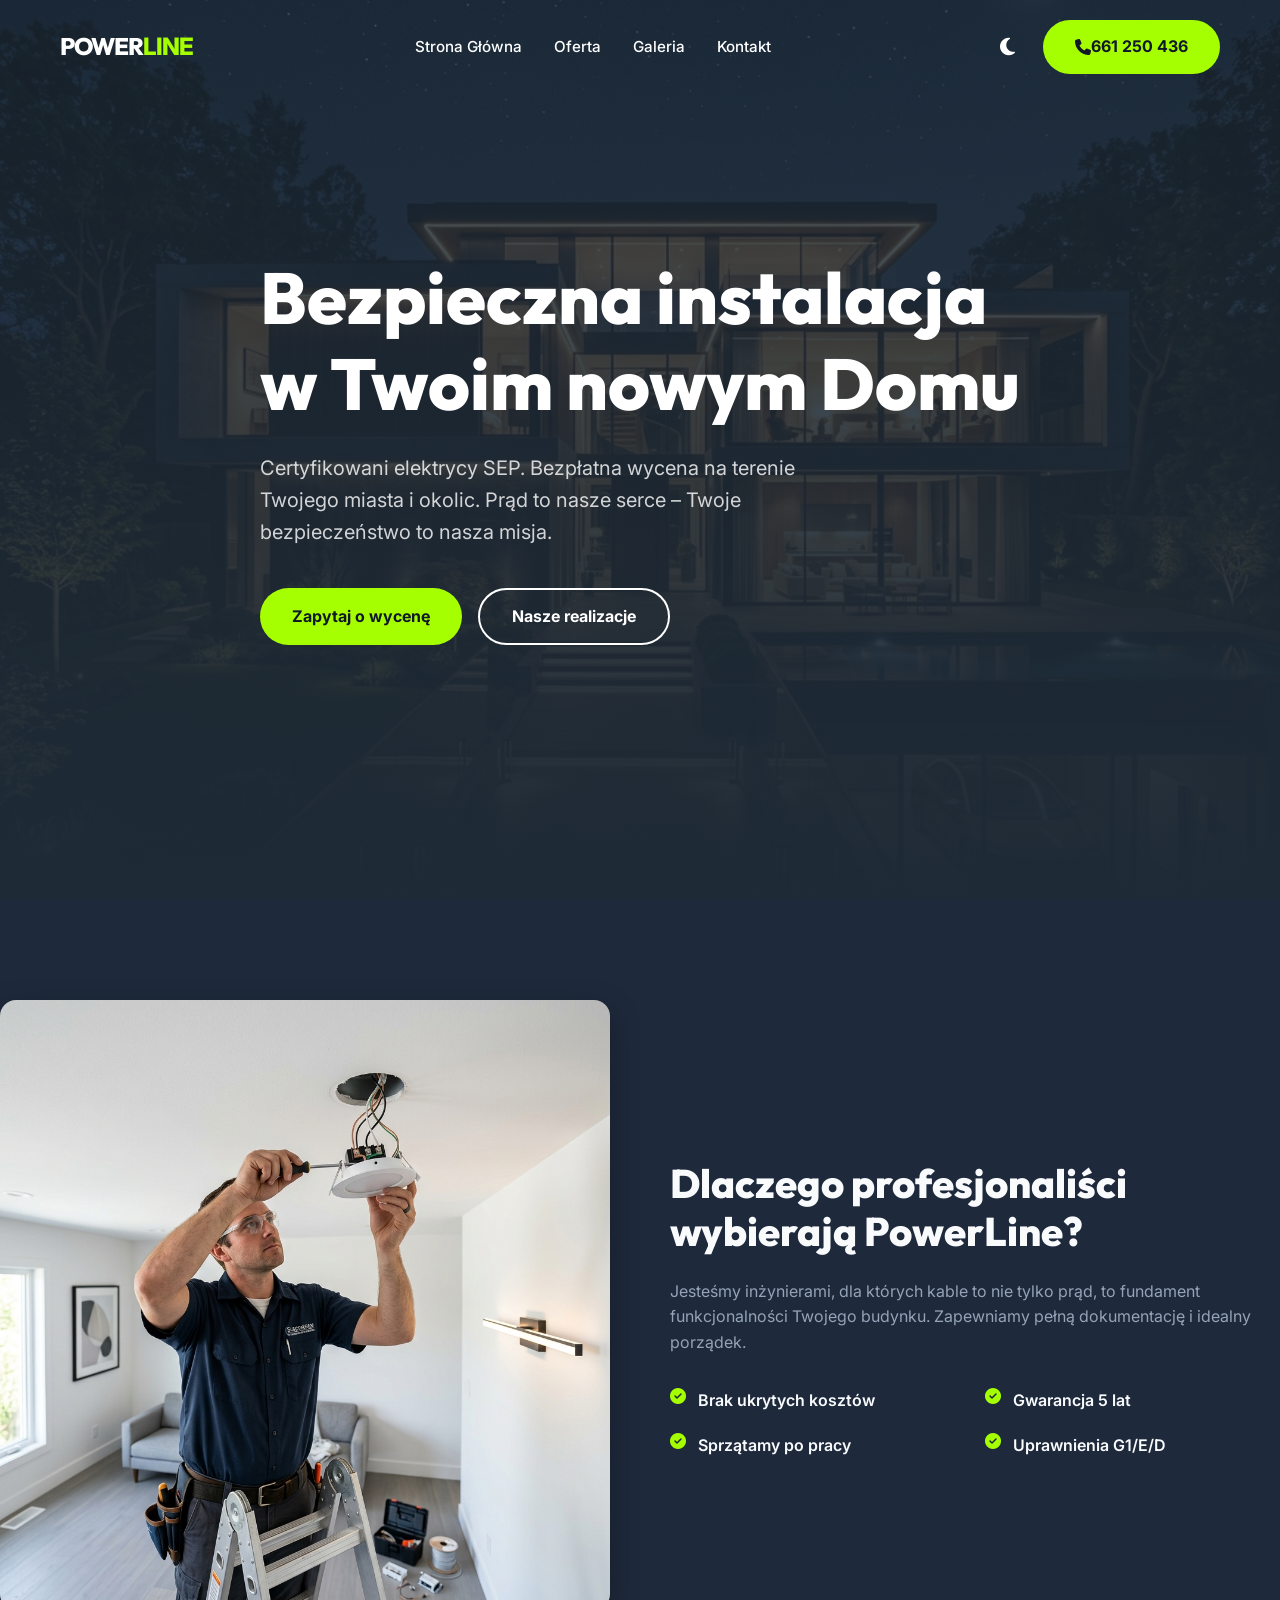
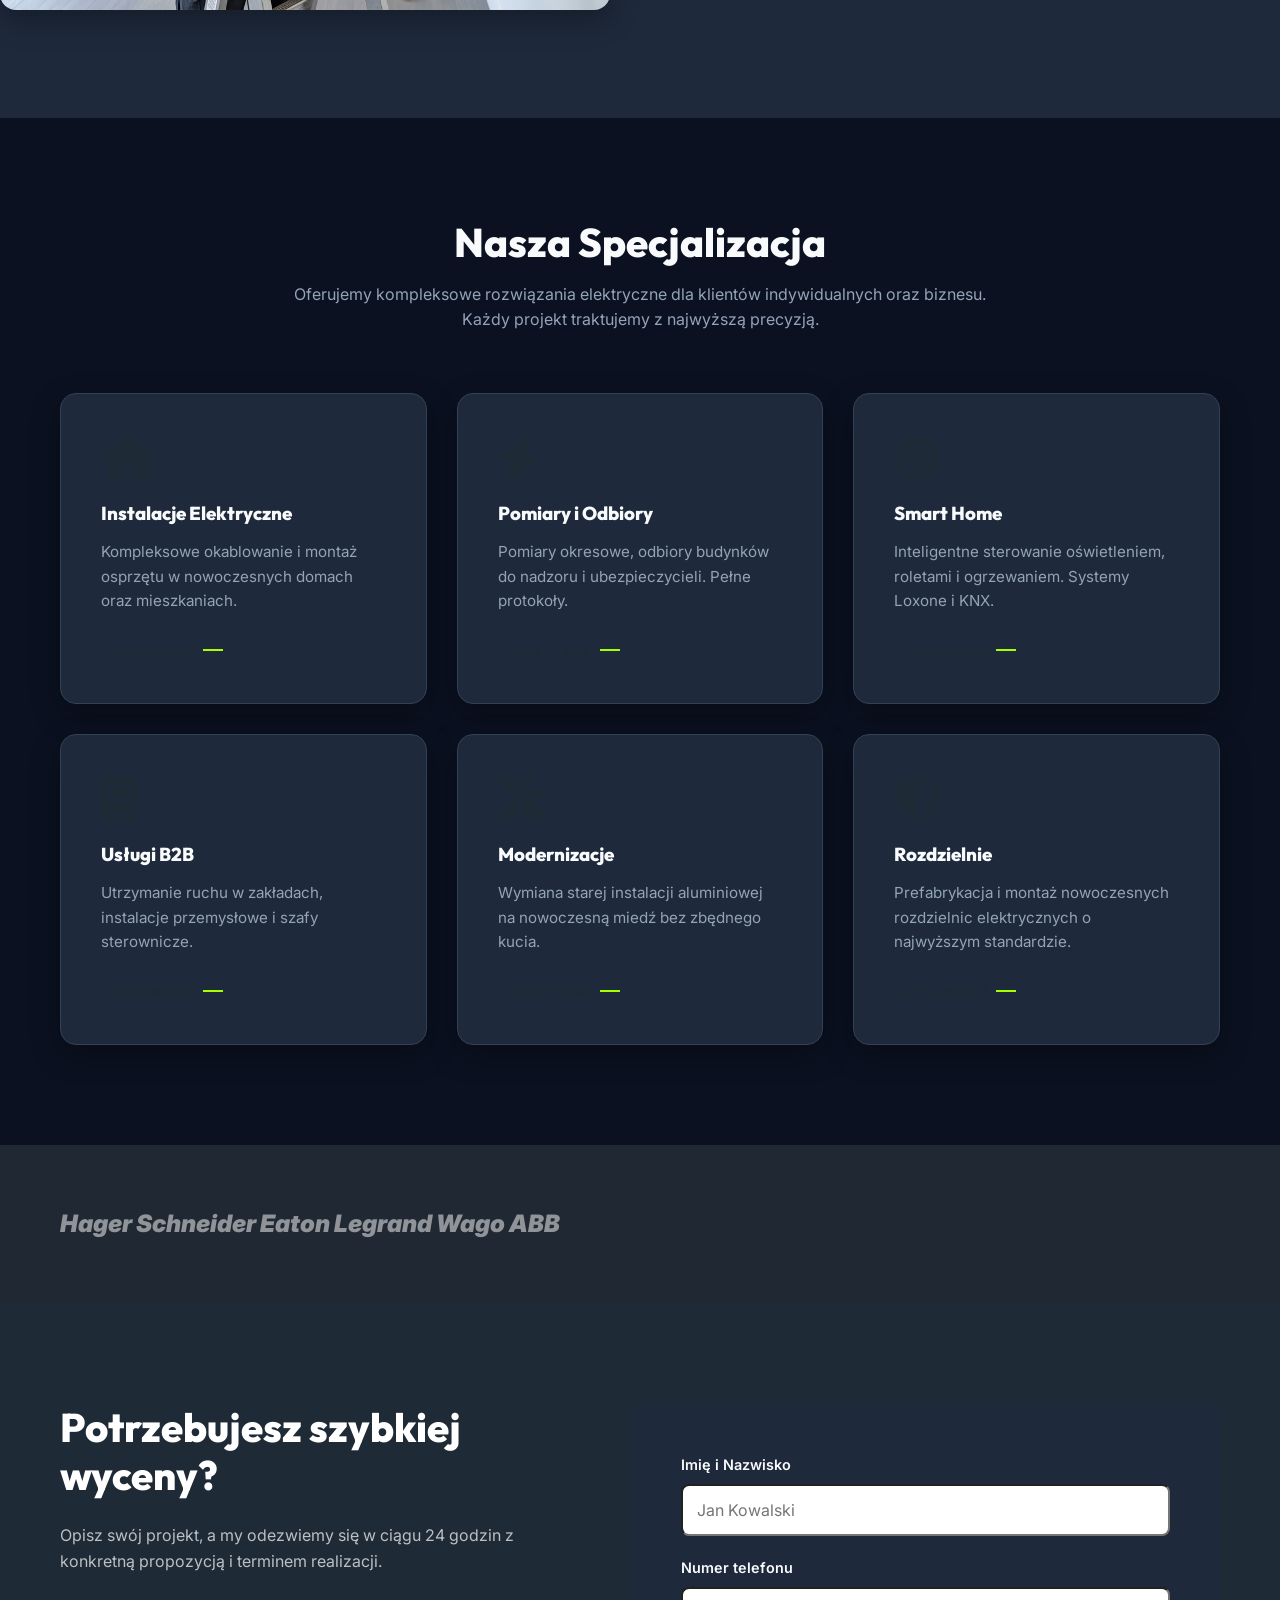
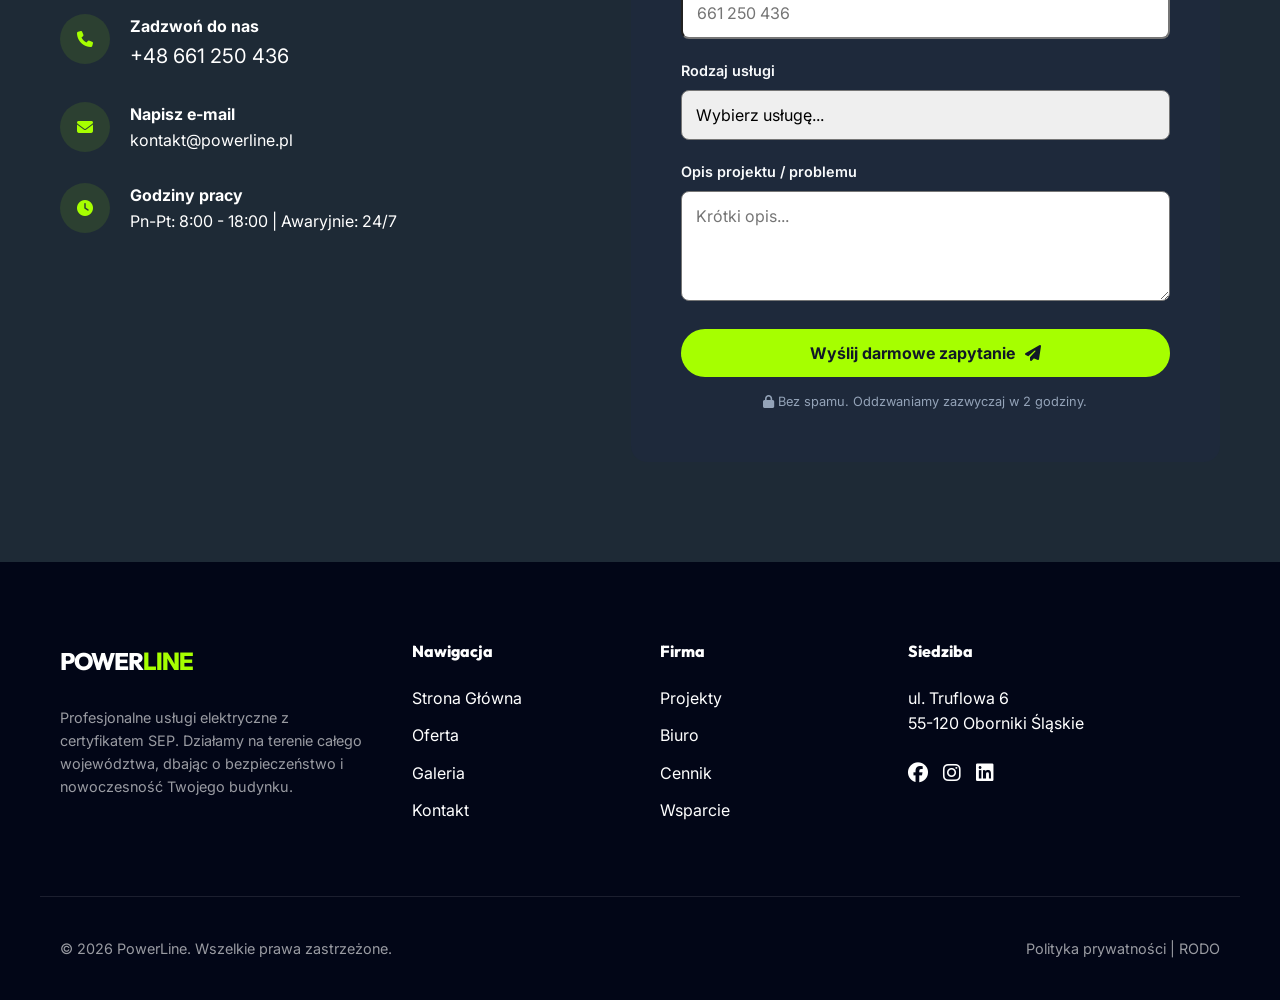
<file: index.html>
<!DOCTYPE html>
<html lang="pl">
<head>
    <meta charset="UTF-8">
    <meta name="viewport" content="width=device-width, initial-scale=1.0">
    <title>PowerLine | Profesjonalne Instalacje Elektryczne i Pomiary</title>
    <meta name="description" content="Certyfikowani elektrycy SEP. Szybka wycena w 24h. Instalacje domowe, przemysłowe, pomiary i Smart Home. Gwarancja bezpieczeństwa.">
    <link rel="stylesheet" href="style.css">
    <!-- Font Awesome for icons -->
    <link rel="stylesheet" href="https://cdnjs.cloudflare.com/ajax/libs/font-awesome/6.4.0/css/all.min.css">
</head>
<body>

    <!-- Header -->
    <header id="main-header">
        <div class="container header-inner">
            <a href="index.html" class="logo">POWER<span>LINE</span></a>
            <nav class="nav-links">
                <a href="index.html" class="nav-link">Strona Główna</a>
                <a href="oferta.html" class="nav-link">Oferta</a>
                <a href="galeria.html" class="nav-link">Galeria</a>
                <a href="kontakt.html" class="nav-link">Kontakt</a>
            </nav>
            <div class="header-cta">
                <button id="theme-toggle" class="theme-toggle" aria-label="Przełącz motyw">
                    <i class="fa fa-sun"></i>
                </button>
                <button class="mobile-menu-btn" aria-label="Otwórz menu">
                    <i class="fa fa-bars"></i>
                </button>
                <a href="tel:661250436" class="btn btn-primary"><i class="fa fa-phone"></i> 661 250 436</a>
            </div>
        </div>
    </header>

    <!-- Hero Section -->
    <section class="hero">
        <div class="hero-bg" style="background-image: url('hero_house_night_1775297831156.png');"></div>
        <div class="hero-overlay"></div>
        <div class="container hero-content">
            <h1 class="fade-up">Bezpieczna instalacja w Twoim nowym Domu</h1>
            <p class="fade-up">Certyfikowani elektrycy SEP. Bezpłatna wycena na terenie Twojego miasta i okolic. Prąd to nasze serce – Twoje bezpieczeństwo to nasza misja.</p>
            <div class="hero-btns fade-up">
                <a href="#wycena" class="btn btn-primary">Zapytaj o wycenę</a>
                <a href="realizacje.html" class="btn btn-outline">Nasze realizacje</a>
            </div>
        </div>
    </section>

    <!-- Why Us Section -->
    <section class="section-padding" style="background-color: var(--bg-card);">
            <div class="why-us-grid">
                <div class="fade-up">
                    <img src="modernization_scene_new_1775298073345.png" alt="Ekipa PowerLine przy pracy" style="width: 100%; border-radius: var(--radius-md); box-shadow: var(--shadow-md);">
                </div>
                <div class="fade-up">
                    <h2 style="font-size: 2.5rem; margin-bottom: 24px;">Dlaczego profesjonaliści wybierają PowerLine?</h2>
                    <p style="color: var(--text-light); margin-bottom: 32px;">Jesteśmy inżynierami, dla których kable to nie tylko prąd, to fundament funkcjonalności Twojego budynku. Zapewniamy pełną dokumentację i idealny porządek.</p>
                    <ul class="check-list">
                        <li><i class="fa fa-check-circle"></i> Brak ukrytych kosztów</li>
                        <li><i class="fa fa-check-circle"></i> Gwarancja 5 lat</li>
                        <li><i class="fa fa-check-circle"></i> Sprzątamy po pracy</li>
                        <li><i class="fa fa-check-circle"></i> Uprawnienia G1/E/D</li>
                    </ul>
                </div>
            </div>
    </section>

    <!-- Specialization Section -->
    <section id="uslugi" class="section-padding">
        <div class="container">
            <div class="section-title fade-up">
                <h2>Nasza Specjalizacja</h2>
                <p>Oferujemy kompleksowe rozwiązania elektryczne dla klientów indywidualnych oraz biznesu. Każdy projekt traktujemy z najwyższą precyzją.</p>
            </div>
            <div class="specialization-grid">
                <!-- Card 1 -->
                <div class="service-card fade-up">
                    <i class="fa fa-home fa-3x" style="color: var(--primary); margin-bottom: 20px;"></i>
                    <h3>Instalacje Elektryczne</h3>
                    <p>Kompleksowe okablowanie i montaż osprzętu w nowoczesnych domach oraz mieszkaniach.</p>
                    <a href="#" class="read-more">Czytaj więcej <span></span></a>
                </div>
                <!-- Card 2 -->
                <div class="service-card fade-up">
                    <i class="fa fa-bolt fa-3x" style="color: var(--primary); margin-bottom: 20px;"></i>
                    <h3>Pomiary i Odbiory</h3>
                    <p>Pomiary okresowe, odbiory budynków do nadzoru i ubezpieczycieli. Pełne protokoły.</p>
                    <a href="#" class="read-more">Czytaj więcej <span></span></a>
                </div>
                <!-- Card 3 -->
                <div class="service-card fade-up">
                    <i class="fa fa-microchip fa-3x" style="color: var(--primary); margin-bottom: 20px;"></i>
                    <h3>Smart Home</h3>
                    <p>Inteligentne sterowanie oświetleniem, roletami i ogrzewaniem. Systemy Loxone i KNX.</p>
                    <a href="#" class="read-more">Czytaj więcej <span></span></a>
                </div>
                <!-- Card 4 -->
                <div class="service-card fade-up">
                    <i class="fa fa-building fa-3x" style="color: var(--primary); margin-bottom: 20px;"></i>
                    <h3>Usługi B2B</h3>
                    <p>Utrzymanie ruchu w zakładach, instalacje przemysłowe i szafy sterownicze.</p>
                    <a href="#" class="read-more">Czytaj więcej <span></span></a>
                </div>
                <!-- Card 5 -->
                <div class="service-card fade-up">
                    <i class="fa fa-tools fa-3x" style="color: var(--primary); margin-bottom: 20px;"></i>
                    <h3>Modernizacje</h3>
                    <p>Wymiana starej instalacji aluminiowej na nowoczesną miedź bez zbędnego kucia.</p>
                    <a href="#" class="read-more">Czytaj więcej <span></span></a>
                </div>
                <!-- Card 6 -->
                <div class="service-card fade-up">
                    <i class="fa fa-shield-alt fa-3x" style="color: var(--primary); margin-bottom: 20px;"></i>
                    <h3>Rozdzielnie</h3>
                    <p>Prefabrykacja i montaż nowoczesnych rozdzielnic elektrycznych o najwyższym standardzie.</p>
                    <a href="#" class="read-more">Czytaj więcej <span></span></a>
                </div>
            </div>
        </div>
    </section>

    <!-- Trust Bar -->
    <section class="trust-bar section-padding">
        <div class="container fade-up">
            <div class="trust-logos">
                <span>Hager</span>
                <span>Schneider</span>
                <span>Eaton</span>
                <span>Legrand</span>
                <span>Wago</span>
                <span>ABB</span>
            </div>
        </div>
    </section>

    <!-- Quote Form Section -->
    <section id="wycena" class="contact-section section-padding">
        <div class="container contact-layout">
            <div class="contact-info fade-up">
                <h2>Potrzebujesz szybkiej wyceny?</h2>
                <p>Opisz swój projekt, a my odezwiemy się w ciągu 24 godzin z konkretną propozycją i terminem realizacji.</p>
                
                <div class="contact-item">
                    <div class="contact-item-icon"><i class="fa fa-phone"></i></div>
                    <div>
                        <div style="font-weight: 700;">Zadzwoń do nas</div>
                        <div style="font-size: 1.25rem;">+48 661 250 436</div>
                    </div>
                </div>
                
                <div class="contact-item">
                    <div class="contact-item-icon"><i class="fa fa-envelope"></i></div>
                    <div>
                        <div style="font-weight: 700;">Napisz e-mail</div>
                        <div>kontakt@powerline.pl</div>
                    </div>
                </div>

                <div class="contact-item">
                    <div class="contact-item-icon"><i class="fa fa-clock"></i></div>
                    <div>
                        <div style="font-weight: 700;">Godziny pracy</div>
                        <div>Pn-Pt: 8:00 - 18:00 | Awaryjnie: 24/7</div>
                    </div>
                </div>
            </div>
            
            <div class="contact-form fade-up">
                <form id="quote-form">
                    <div class="form-group">
                        <label>Imię i Nazwisko</label>
                        <input type="text" placeholder="Jan Kowalski" required>
                    </div>
                    <div class="form-group">
                        <label>Numer telefonu</label>
                        <input type="tel" placeholder="661 250 436" required>
                    </div>
                    <div class="form-group">
                        <label>Rodzaj usługi</label>
                        <select>
                            <option>Wybierz usługę...</option>
                            <option>Nowa instalacja</option>
                            <option>Pomiary i odbiory</option>
                            <option>Smart Home</option>
                            <option>Modernizacja</option>
                            <option>Awaria</option>
                        </select>
                    </div>
                    <div class="form-group">
                        <label>Opis projektu / problemu</label>
                        <textarea rows="4" placeholder="Krótki opis..."></textarea>
                    </div>
                    <button type="submit" class="btn btn-primary" style="width: 100%;">Wyślij darmowe zapytanie <i class="fa fa-paper-plane" style="margin-left: 10px;"></i></button>
                    <div style="margin-top: 15px; font-size: 0.8rem; color: var(--text-light); text-align: center;">
                        <i class="fa fa-lock"></i> Bez spamu. Oddzwaniamy zazwyczaj w 2 godziny.
                    </div>
                </form>
            </div>
        </div>
    </section>

    <!-- Footer -->
    <footer>
        <div class="container footer-grid">
            <div class="footer-col">
                <a href="index.html" class="logo" style="margin-bottom: 24px; display: block;">POWER<span>LINE</span></a>
                <p style="color: rgba(255, 255, 255, 0.6); font-size: 0.9rem;">Profesjonalne usługi elektryczne z certyfikatem SEP. Działamy na terenie całego województwa, dbając o bezpieczeństwo i nowoczesność Twojego budynku.</p>
            </div>
            <div class="footer-col">
                <h4>Nawigacja</h4>
                <ul>
                    <li><a href="index.html">Strona Główna</a></li>
                    <li><a href="oferta.html">Oferta</a></li>
                    <li><a href="galeria.html">Galeria</a></li>
                    <li><a href="kontakt.html">Kontakt</a></li>
                </ul>
            </div>
            <div class="footer-col">
                <h4>Firma</h4>
                <ul>
                    <li><a href="galeria.html">Projekty</a></li>
                    <li><a href="kontakt.html">Biuro</a></li>
                    <li><a href="oferta.html">Cennik</a></li>
                    <li><a href="kontakt.html">Wsparcie</a></li>
                </ul>
            </div>
            <div class="footer-col">
                <h4>Siedziba</h4>
                <p>ul. Truflowa 6<br>55-120 Oborniki Śląskie</p>
                <div style="margin-top: 20px; display: flex; gap: 15px; font-size: 1.25rem;">
                    <a href="#"><i class="fab fa-facebook"></i></a>
                    <a href="#"><i class="fab fa-instagram"></i></a>
                    <a href="#"><i class="fab fa-linkedin"></i></a>
                </div>
            </div>
        </div>
        <div class="container footer-bottom">
            <div>&copy; 2026 PowerLine. Wszelkie prawa zastrzeżone.</div>
            <div>Polityka prywatności | RODO</div>
        </div>
    </footer>

    <!-- Floating Call Button Mobile -->
    <a href="tel:661250436" class="floating-call">
        <i class="fa fa-phone" style="font-size: 1.5rem; color: var(--primary);"></i>
    </a>

    <script src="main.js"></script>
</body>
</html>
</file>
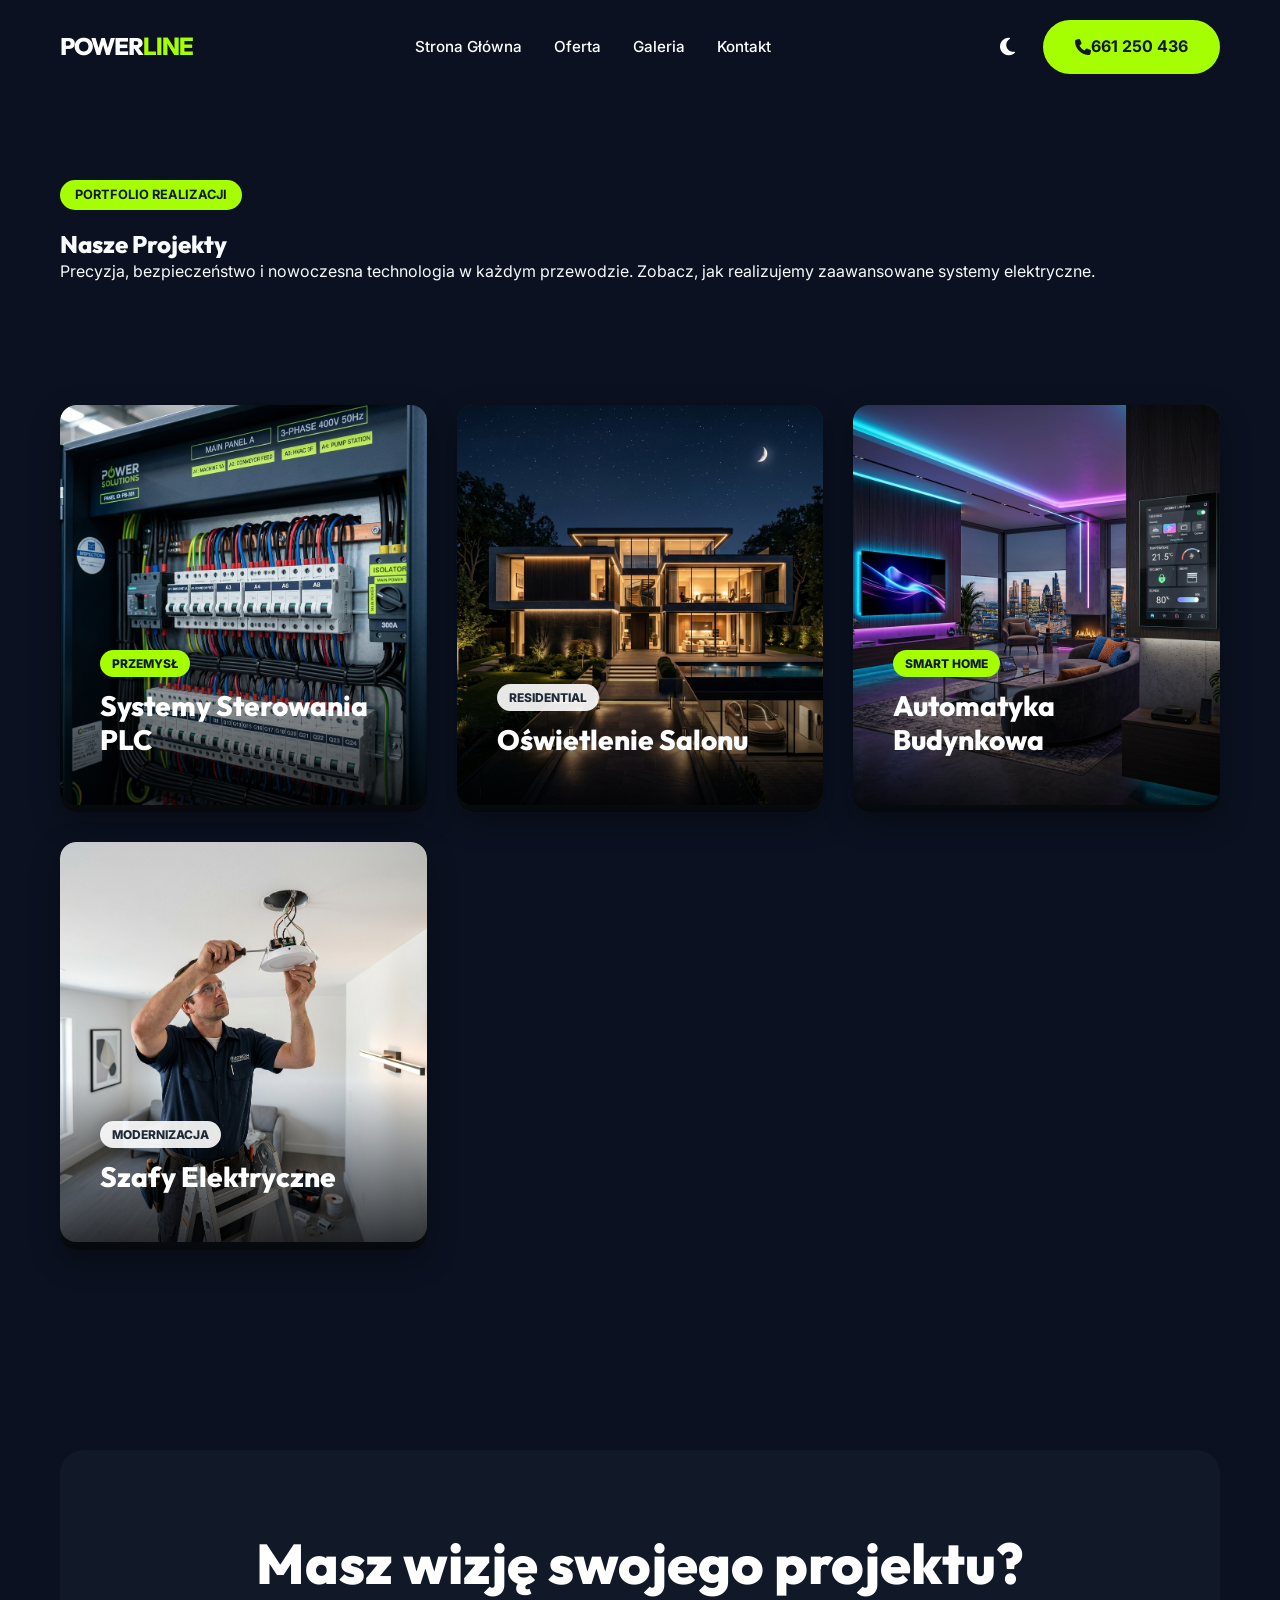
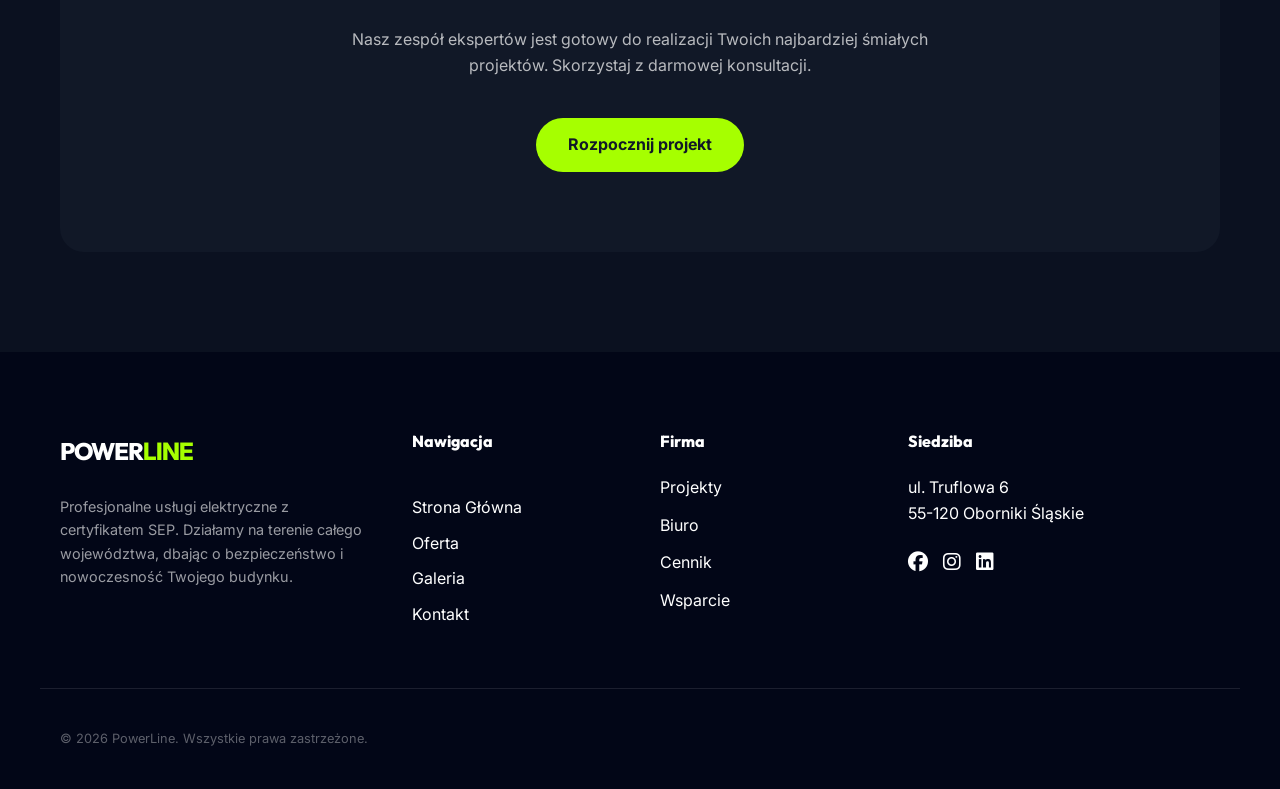
<file: galeria.html>
<!DOCTYPE html>
<html lang="pl">
<head>
    <meta charset="UTF-8">
    <meta name="viewport" content="width=device-width, initial-scale=1.0">
    <title>Galeria | PowerLine - Nasze Projekty i Realizacje</title>
    <link rel="stylesheet" href="style.css">
    <link rel="stylesheet" href="https://cdnjs.cloudflare.com/ajax/libs/font-awesome/6.4.0/css/all.min.css">
</head>
<body>

    <!-- Header -->
    <header id="main-header" class="scrolled">
        <div class="container header-inner">
            <a href="index.html" class="logo">POWER<span>LINE</span></a>
            <nav class="nav-links">
                <a href="index.html" class="nav-link">Strona Główna</a>
                <a href="oferta.html" class="nav-link">Oferta</a>
                <a href="galeria.html" class="nav-link">Galeria</a>
                <a href="kontakt.html" class="nav-link">Kontakt</a>
            </nav>
            <div class="header-cta">
                <button id="theme-toggle" class="theme-toggle" aria-label="Przełącz motyw">
                    <i class="fa fa-sun"></i>
                </button>
                <button class="mobile-menu-btn" aria-label="Otwórz menu">
                    <i class="fa fa-bars"></i>
                </button>
                <a href="tel:661250436" class="btn btn-primary"><i class="fa fa-phone"></i> 661 250 436</a>
            </div>
        </div>
    </header>

    <!-- Gallery Header -->
    <section class="section-padding" style="margin-top: 80px; padding-bottom: 20px;">
        <div class="container">
            <div class="fade-up">
                <span class="badge">PORTFOLIO REALIZACJI</span>
                <h1>Nasze Projekty</h1>
                <p>Precyzja, bezpieczeństwo i nowoczesna technologia w każdym przewodzie. Zobacz, jak realizujemy zaawansowane systemy elektryczne.</p>
            </div>
        </div>
    </section>

    <!-- Gallery Grid -->
    <section class="section-padding" style="background-color: var(--bg);">
        <div class="container">
            <div class="specialization-grid">
                <!-- Project 1 -->
                <div class="service-card fade-up" style="padding: 0; position: relative; cursor: pointer; border: none; overflow: hidden;">
                    <img src="industrial_fuse_box_1775297854247.png" alt="Szafa sterownicza PLC" style="width: 100%; height: 400px; object-fit: cover; border-radius: var(--radius-md);">
                    <div style="position: absolute; bottom: 0; left: 0; width: 100%; padding: 40px; background: linear-gradient(0deg, rgba(0,0,0,0.8) 0%, transparent 100%); color: var(--white);">
                        <span style="background: var(--accent); color: var(--text-on-accent); padding: 4px 12px; border-radius: var(--radius-full); font-size: 0.75rem; font-weight: 800; margin-bottom: 12px; display: inline-block;">PRZEMYSŁ</span>
                        <h3 style="font-size: 1.75rem;">Systemy Sterowania PLC</h3>
                    </div>
                </div>

                <!-- Project 2 -->
                <div class="service-card fade-up" style="padding: 0; position: relative; cursor: pointer; border: none; overflow: hidden;">
                    <img src="hero_house_night_1775297831156.png" alt="Oświetlenie Salonu" style="width: 100%; height: 400px; object-fit: cover; border-radius: var(--radius-md);">
                    <div style="position: absolute; bottom: 0; left: 0; width: 100%; padding: 40px; background: linear-gradient(0deg, rgba(0,0,0,0.8) 0%, transparent 100%); color: var(--white);">
                        <span style="background: rgba(255,255,255,0.9); color: var(--primary); padding: 4px 12px; border-radius: var(--radius-full); font-size: 0.75rem; font-weight: 800; margin-bottom: 12px; display: inline-block;">RESIDENTIAL</span>
                        <h3 style="font-size: 1.75rem;">Oświetlenie Salonu</h3>
                    </div>
                </div>

                <!-- Project 3 -->
                <div class="service-card fade-up" style="padding: 0; position: relative; cursor: pointer; border: none; overflow: hidden;">
                    <img src="smart_home_scene_1775298192988.png" alt="System Loxone" style="width: 100%; height: 400px; object-fit: cover; border-radius: var(--radius-md);">
                    <div style="position: absolute; bottom: 0; left: 0; width: 100%; padding: 40px; background: linear-gradient(0deg, rgba(0,0,0,0.8) 0%, transparent 100%); color: var(--white);">
                        <span style="background: var(--accent); color: var(--text-on-accent); padding: 4px 12px; border-radius: var(--radius-full); font-size: 0.75rem; font-weight: 800; margin-bottom: 12px; display: inline-block;">SMART HOME</span>
                        <h3 style="font-size: 1.75rem;">Automatyka Budynkowa</h3>
                    </div>
                </div>

                <!-- Project 4 -->
                <div class="service-card fade-up" style="padding: 0; position: relative; cursor: pointer; border: none; overflow: hidden;">
                    <img src="modernization_scene_new_1775298073345.png" alt="Modernizacja Rozdzielni" style="width: 100%; height: 400px; object-fit: cover; border-radius: var(--radius-md);">
                    <div style="position: absolute; bottom: 0; left: 0; width: 100%; padding: 40px; background: linear-gradient(0deg, rgba(0,0,0,0.8) 0%, transparent 100%); color: var(--white);">
                        <span style="background: rgba(255,255,255,0.9); color: var(--primary); padding: 4px 12px; border-radius: var(--radius-full); font-size: 0.75rem; font-weight: 800; margin-bottom: 12px; display: inline-block;">MODERNIZACJA</span>
                        <h3 style="font-size: 1.75rem;">Szafy Elektryczne</h3>
                    </div>
                </div>
            </div>
        </div>
    </section>

    <!-- Masz wizję CTA -->
    <section class="section-padding" style="background-color: var(--bg);">
        <div class="container">
            <div class="offer-cta fade-up">
                <h2>Masz wizję swojego projektu?</h2>
                <p>Nasz zespół ekspertów jest gotowy do realizacji Twoich najbardziej śmiałych projektów. Skorzystaj z darmowej konsultacji.</p>
                <a href="kontakt.html" class="btn btn-primary">Rozpocznij projekt</a>
            </div>
        </div>
    </section>

    <!-- Footer -->
    <footer>
        <div class="container footer-grid">
            <div class="footer-col">
                <a href="index.html" class="logo" style="margin-bottom: 24px; display: block;">POWER<span>LINE</span></a>
                <p style="color: rgba(255, 255, 255, 0.6); font-size: 0.9rem;">Profesjonalne usługi elektryczne z certyfikatem SEP. Działamy na terenie całego województwa, dbając o bezpieczeństwo i nowoczesność Twojego budynku.</p>
            </div>
            <div class="footer-col" style="display: flex; flex-direction: column;">
                <h4>Nawigacja</h4>
                <div style="display: flex; flex-direction: column; gap: 10px; margin-top: 20px;">
                    <a href="index.html">Strona Główna</a>
                    <a href="oferta.html">Oferta</a>
                    <a href="galeria.html">Galeria</a>
                    <a href="kontakt.html">Kontakt</a>
                </div>
            </div>
            <div class="footer-col">
                <h4>Firma</h4>
                <ul>
                    <li><a href="galeria.html">Projekty</a></li>
                    <li><a href="kontakt.html">Biuro</a></li>
                    <li><a href="oferta.html">Cennik</a></li>
                    <li><a href="kontakt.html">Wsparcie</a></li>
                </ul>
            </div>
            <div class="footer-col">
                <h4>Siedziba</h4>
                <p>ul. Truflowa 6<br>55-120 Oborniki Śląskie</p>
                <div style="margin-top: 20px; display: flex; gap: 15px; font-size: 1.25rem;">
                    <a href="#"><i class="fab fa-facebook"></i></a>
                    <a href="#"><i class="fab fa-instagram"></i></a>
                    <a href="#"><i class="fab fa-linkedin"></i></a>
                </div>
            </div>
        </div>
        <div class="container footer-bottom" style="text-align: center; border-top: 1px solid rgba(255, 255, 255, 0.1);">
            <div style="opacity: 0.6; font-size: 0.8rem;">&copy; 2026 PowerLine. Wszystkie prawa zastrzeżone.</div>
        </div>
    </footer>

    <script src="main.js"></script>
</body>
</html>
</file>
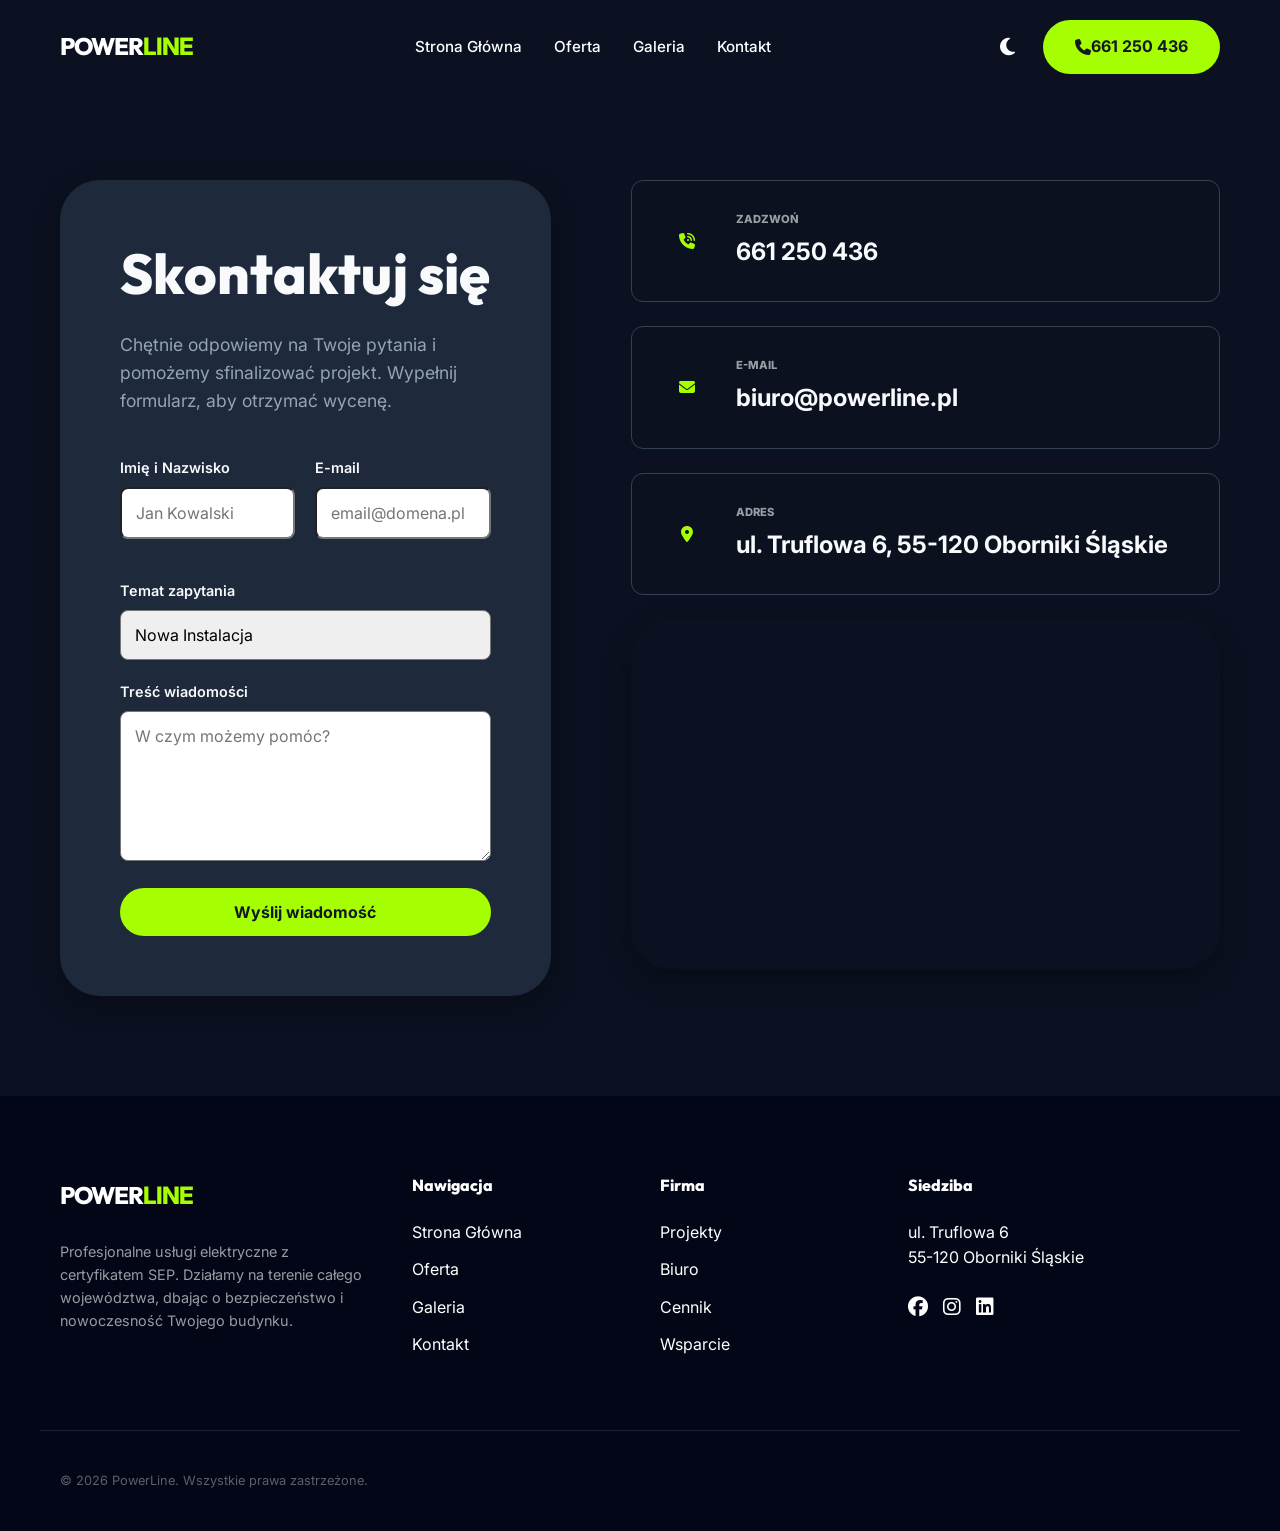
<file: kontakt.html>
<!DOCTYPE html>
<html lang="pl">
<head>
    <meta charset="UTF-8">
    <meta name="viewport" content="width=device-width, initial-scale=1.0">
    <title>Kontakt | PowerLine - Skontaktuj się z nami</title>
    <link rel="stylesheet" href="style.css">
    <link rel="stylesheet" href="https://cdnjs.cloudflare.com/ajax/libs/font-awesome/6.4.0/css/all.min.css">
</head>
<body>

    <!-- Header -->
    <header id="main-header" class="scrolled">
        <div class="container header-inner">
            <a href="index.html" class="logo">POWER<span>LINE</span></a>
            <nav class="nav-links">
                <a href="index.html" class="nav-link">Strona Główna</a>
                <a href="oferta.html" class="nav-link">Oferta</a>
                <a href="galeria.html" class="nav-link">Galeria</a>
                <a href="kontakt.html" class="nav-link">Kontakt</a>
            </nav>
            <div class="header-cta">
                <button id="theme-toggle" class="theme-toggle" aria-label="Przełącz motyw">
                    <i class="fa fa-sun"></i>
                </button>
                <button class="mobile-menu-btn" aria-label="Otwórz menu">
                    <i class="fa fa-bars"></i>
                </button>
                <a href="tel:661250436" class="btn btn-primary"><i class="fa fa-phone"></i> 661 250 436</a>
            </div>
        </div>
    </header>

    <section class="section-padding" style="margin-top: 80px;">
        <div class="container">
            <div class="contact-layout">
                
                <!-- Left: Contact Form -->
                <div class="contact-form-wrapper fade-up">
                    <h1>Skontaktuj się</h1>
                    <p>Chętnie odpowiemy na Twoje pytania i pomożemy sfinalizować projekt. Wypełnij formularz, aby otrzymać wycenę.</p>
                    
                    <form id="contact-page-form">
                        <div class="form-row">
                            <div class="form-group">
                                <label>Imię i Nazwisko</label>
                                <input type="text" placeholder="Jan Kowalski">
                            </div>
                            <div class="form-group">
                                <label>E-mail</label>
                                <input type="email" placeholder="email@domena.pl">
                            </div>
                        </div>
                        
                        <div class="form-group">
                            <label>Temat zapytania</label>
                            <select>
                                <option>Nowa Instalacja</option>
                                <option>Pomiary Elektryczne</option>
                                <option>Smart Home</option>
                                <option>Awaria</option>
                            </select>
                        </div>
                        
                        <div class="form-group">
                            <label>Treść wiadomości</label>
                            <textarea rows="6" placeholder="W czym możemy pomóc?"></textarea>
                        </div>
                        
                        <button type="submit" class="btn btn-primary" style="width: 100%;">Wyślij wiadomość</button>
                    </form>
                </div>

                <!-- Right: Info Cards & Map -->
                <div class="fade-up" style="display: flex; flex-direction: column; gap: 24px;">
                    
                    <!-- Call Card -->
                    <div style="background: rgba(30, 42, 54, 0.03); padding: 30px; border-radius: 12px; display: flex; align-items: center; gap: 24px; border: 1px solid var(--border-color);">
                        <div class="contact-item-icon" style="flex-shrink: 0; background: transparent;"><i class="fa fa-phone-volume"></i></div>
                        <div>
                            <span style="font-size: 0.7rem; font-weight: 800; opacity: 0.6; display: block; margin-bottom: 4px;">ZADZWOŃ</span>
                            <div style="font-size: 1.5rem; font-weight: 700;">661 250 436</div>
                        </div>
                    </div>

                    <!-- Email Card -->
                    <div style="background: rgba(30, 42, 54, 0.03); padding: 30px; border-radius: 12px; display: flex; align-items: center; gap: 24px; border: 1px solid var(--border-color);">
                        <div class="contact-item-icon" style="flex-shrink: 0; background: transparent;"><i class="fa fa-envelope"></i></div>
                        <div>
                            <span style="font-size: 0.7rem; font-weight: 800; opacity: 0.6; display: block; margin-bottom: 4px;">E-MAIL</span>
                            <div style="font-size: 1.5rem; font-weight: 700;">biuro@powerline.pl</div>
                        </div>
                    </div>

                    <!-- Address Card -->
                    <div style="background: rgba(30, 42, 54, 0.03); padding: 30px; border-radius: 12px; display: flex; align-items: center; gap: 24px; border: 1px solid var(--border-color);">
                        <div class="contact-item-icon" style="flex-shrink: 0; background: transparent;"><i class="fa fa-location-dot"></i></div>
                        <div>
                            <span style="font-size: 0.7rem; font-weight: 800; opacity: 0.6; display: block; margin-bottom: 4px;">ADRES</span>
                            <div style="font-size: 1.5rem; font-weight: 700;">ul. Truflowa 6, 55-120 Oborniki Śląskie</div>
                        </div>
                    </div>

                    <!-- Map Placeholder -->
                    <div style="border-radius: 40px; overflow: hidden; height: 350px; box-shadow: var(--shadow-md);">
                        <iframe 
                            src="https://www.google.com/maps/embed?pb=!1m18!1m12!1m3!1d39943.43542232938!2d16.8996162!3d51.2982!2m3!1f0!2f0!3f0!3m2!1i1024!2i768!4f13.1!3m3!1m2!1s0x470f90e8c8ee2a25%3A0x6a0e6981e4b97bf8!2s55-120%20Oborniki%20%C5%9Al%C4%85skie!5e0!3m2!1spl!2spl!4v1712232145678!5m2!1spl!2spl" 
                            width="100%" 
                            height="100%" 
                            style="border:0;" 
                            allowfullscreen="" 
                            loading="lazy" 
                            referrerpolicy="no-referrer-when-downgrade">
                        </iframe>
                    </div>

                </div>
            </div>
        </div>
    </section>

    <!-- Footer -->
    <footer>
        <div class="container footer-grid">
            <div class="footer-col">
                <a href="index.html" class="logo" style="margin-bottom: 24px; display: block;">POWER<span>LINE</span></a>
                <p style="color: rgba(255, 255, 255, 0.6); font-size: 0.9rem;">Profesjonalne usługi elektryczne z certyfikatem SEP. Działamy na terenie całego województwa, dbając o bezpieczeństwo i nowoczesność Twojego budynku.</p>
            </div>
            <div class="footer-col">
                <h4>Nawigacja</h4>
                <ul>
                    <li><a href="index.html">Strona Główna</a></li>
                    <li><a href="oferta.html">Oferta</a></li>
                    <li><a href="galeria.html">Galeria</a></li>
                    <li><a href="kontakt.html">Kontakt</a></li>
                </ul>
            </div>
            <div class="footer-col">
                <h4>Firma</h4>
                <ul>
                    <li><a href="galeria.html">Projekty</a></li>
                    <li><a href="kontakt.html">Biuro</a></li>
                    <li><a href="oferta.html">Cennik</a></li>
                    <li><a href="kontakt.html">Wsparcie</a></li>
                </ul>
            </div>
            <div class="footer-col">
                <h4>Siedziba</h4>
                <p>ul. Truflowa 6<br>55-120 Oborniki Śląskie</p>
                <div style="margin-top: 20px; display: flex; gap: 15px; font-size: 1.25rem;">
                    <a href="#"><i class="fab fa-facebook"></i></a>
                    <a href="#"><i class="fab fa-instagram"></i></a>
                    <a href="#"><i class="fab fa-linkedin"></i></a>
                </div>
            </div>
        </div>
        <div class="container footer-bottom" style="text-align: center; border-top: 1px solid rgba(255, 255, 255, 0.1);">
            <div style="opacity: 0.6; font-size: 0.8rem;">&copy; 2026 PowerLine. Wszystkie prawa zastrzeżone.</div>
        </div>
    </footer>

    <script src="main.js"></script>
</body>
</html>
</file>
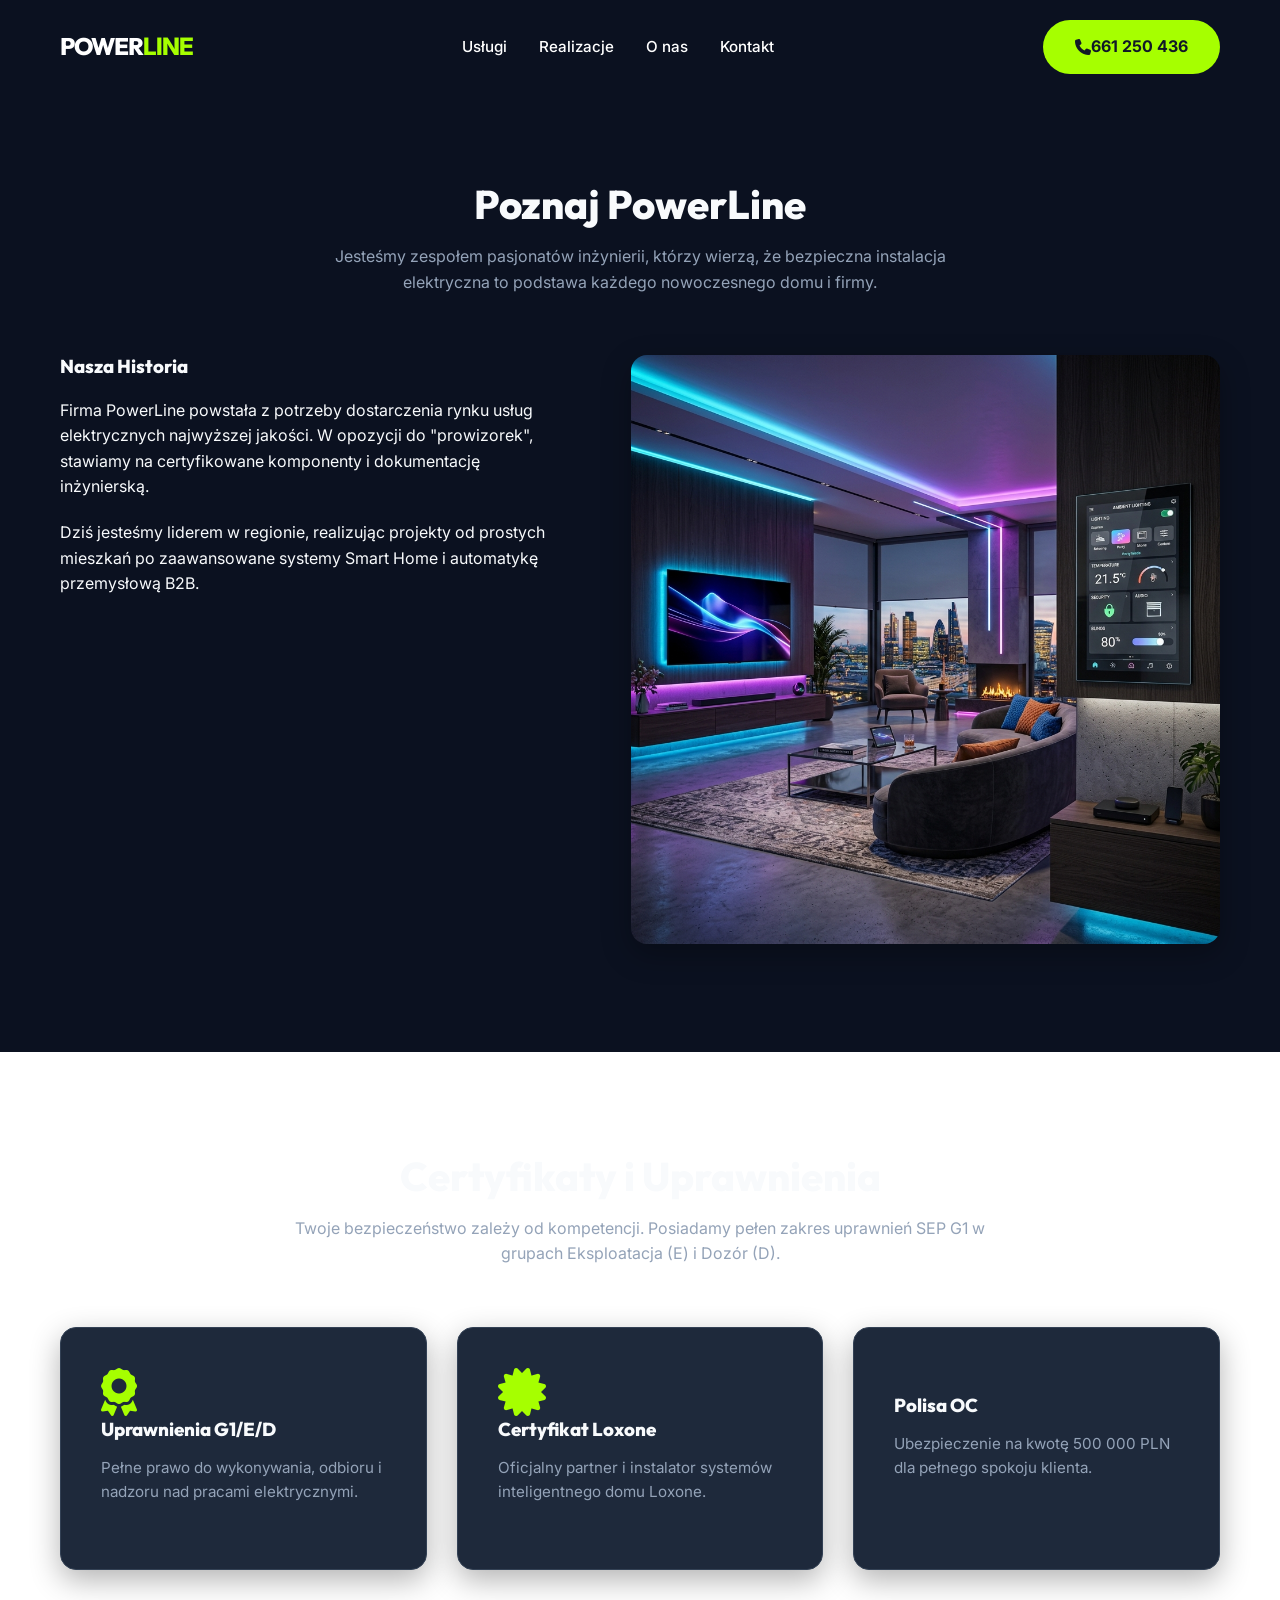
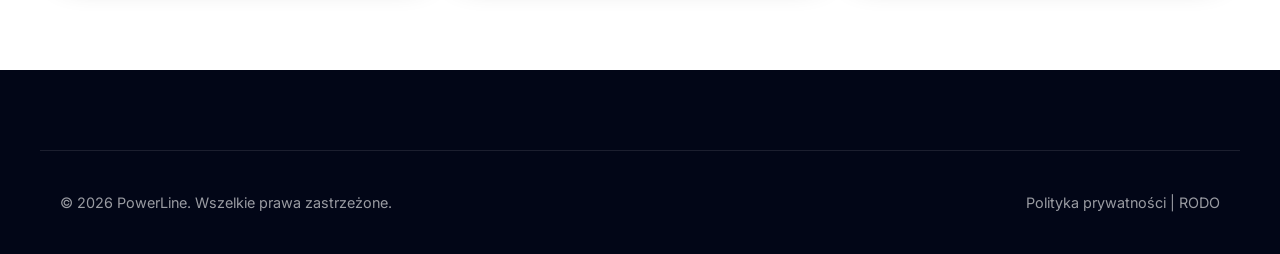
<file: o-nas.html>
<!DOCTYPE html>
<html lang="pl">
<head>
    <meta charset="UTF-8">
    <meta name="viewport" content="width=device-width, initial-scale=1.0">
    <title>O nas | PowerLine - Eksperci od Elektryki</title>
    <link rel="stylesheet" href="style.css">
    <link rel="stylesheet" href="https://cdnjs.cloudflare.com/ajax/libs/font-awesome/6.4.0/css/all.min.css">
</head>
<body>

    <header id="main-header" class="scrolled">
        <div class="container header-inner">
            <a href="index.html" class="logo">POWER<span>LINE</span></a>
            <nav class="nav-links">
                <a href="index.html#uslugi" class="nav-link">Usługi</a>
                <a href="realizacje.html" class="nav-link">Realizacje</a>
                <a href="o-nas.html" class="nav-link">O nas</a>
                <a href="index.html#kontakt" class="nav-link">Kontakt</a>
            </nav>
            <div class="header-cta">
                <button class="mobile-menu-btn" aria-label="Otwórz menu">
                    <i class="fa fa-bars"></i>
                </button>
                <a href="tel:661250436" class="btn btn-primary"><i class="fa fa-phone"></i> 661 250 436</a>
            </div>
        </div>
    </header>

    <section class="section-padding" style="margin-top: 80px;">
        <div class="container">
            <div class="section-title fade-up">
                <h2>Poznaj PowerLine</h2>
                <p>Jesteśmy zespołem pasjonatów inżynierii, którzy wierzą, że bezpieczna instalacja elektryczna to podstawa każdego nowoczesnego domu i firmy.</p>
            </div>
            
            <div class="contact-layout">
                <div class="fade-up">
                    <h3 style="margin-bottom: 20px;">Nasza Historia</h3>
                    <p style="margin-bottom: 20px;">Firma PowerLine powstała z potrzeby dostarczenia rynku usług elektrycznych najwyższej jakości. W opozycji do "prowizorek", stawiamy na certyfikowane komponenty i dokumentację inżynierską.</p>
                    <p>Dziś jesteśmy liderem w regionie, realizując projekty od prostych mieszkań po zaawansowane systemy Smart Home i automatykę przemysłową B2B.</p>
                </div>
                <div class="fade-up">
                    <img src="smart_home_scene_1775298192988.png" alt="Biuro PowerLine" style="width: 100%; border-radius: var(--radius-md); box-shadow: var(--shadow-md);">
                </div>
            </div>
        </div>
    </section>

    <section class="section-padding" style="background-color: var(--white);">
        <div class="container">
            <div class="section-title fade-up">
                <h2>Certyfikaty i Uprawnienia</h2>
                <p>Twoje bezpieczeństwo zależy od kompetencji. Posiadamy pełen zakres uprawnień SEP G1 w grupach Eksploatacja (E) i Dozór (D).</p>
            </div>
            <div class="specialization-grid">
                <div class="service-card fade-up">
                    <i class="fa fa-award fa-3x" style="color: var(--accent);"></i>
                    <h3>Uprawnienia G1/E/D</h3>
                    <p>Pełne prawo do wykonywania, odbioru i nadzoru nad pracami elektrycznymi.</p>
                </div>
                <div class="service-card fade-up">
                    <i class="fa fa-certificate fa-3x" style="color: var(--accent);"></i>
                    <h3>Certyfikat Loxone</h3>
                    <p>Oficjalny partner i instalator systemów inteligentnego domu Loxone.</p>
                </div>
                <div class="service-card fade-up">
                    <i class="fa fa-shield-check fa-3x" style="color: var(--accent);"></i>
                    <h3>Polisa OC</h3>
                    <p>Ubezpieczenie na kwotę 500 000 PLN dla pełnego spokoju klienta.</p>
                </div>
            </div>
        </div>
    </section>

    <footer>
        <div class="container footer-bottom">
            <div>&copy; 2026 PowerLine. Wszelkie prawa zastrzeżone.</div>
            <div>Polityka prywatności | RODO</div>
        </div>
    </footer>

    <script src="main.js"></script>
</body>
</html>
</file>
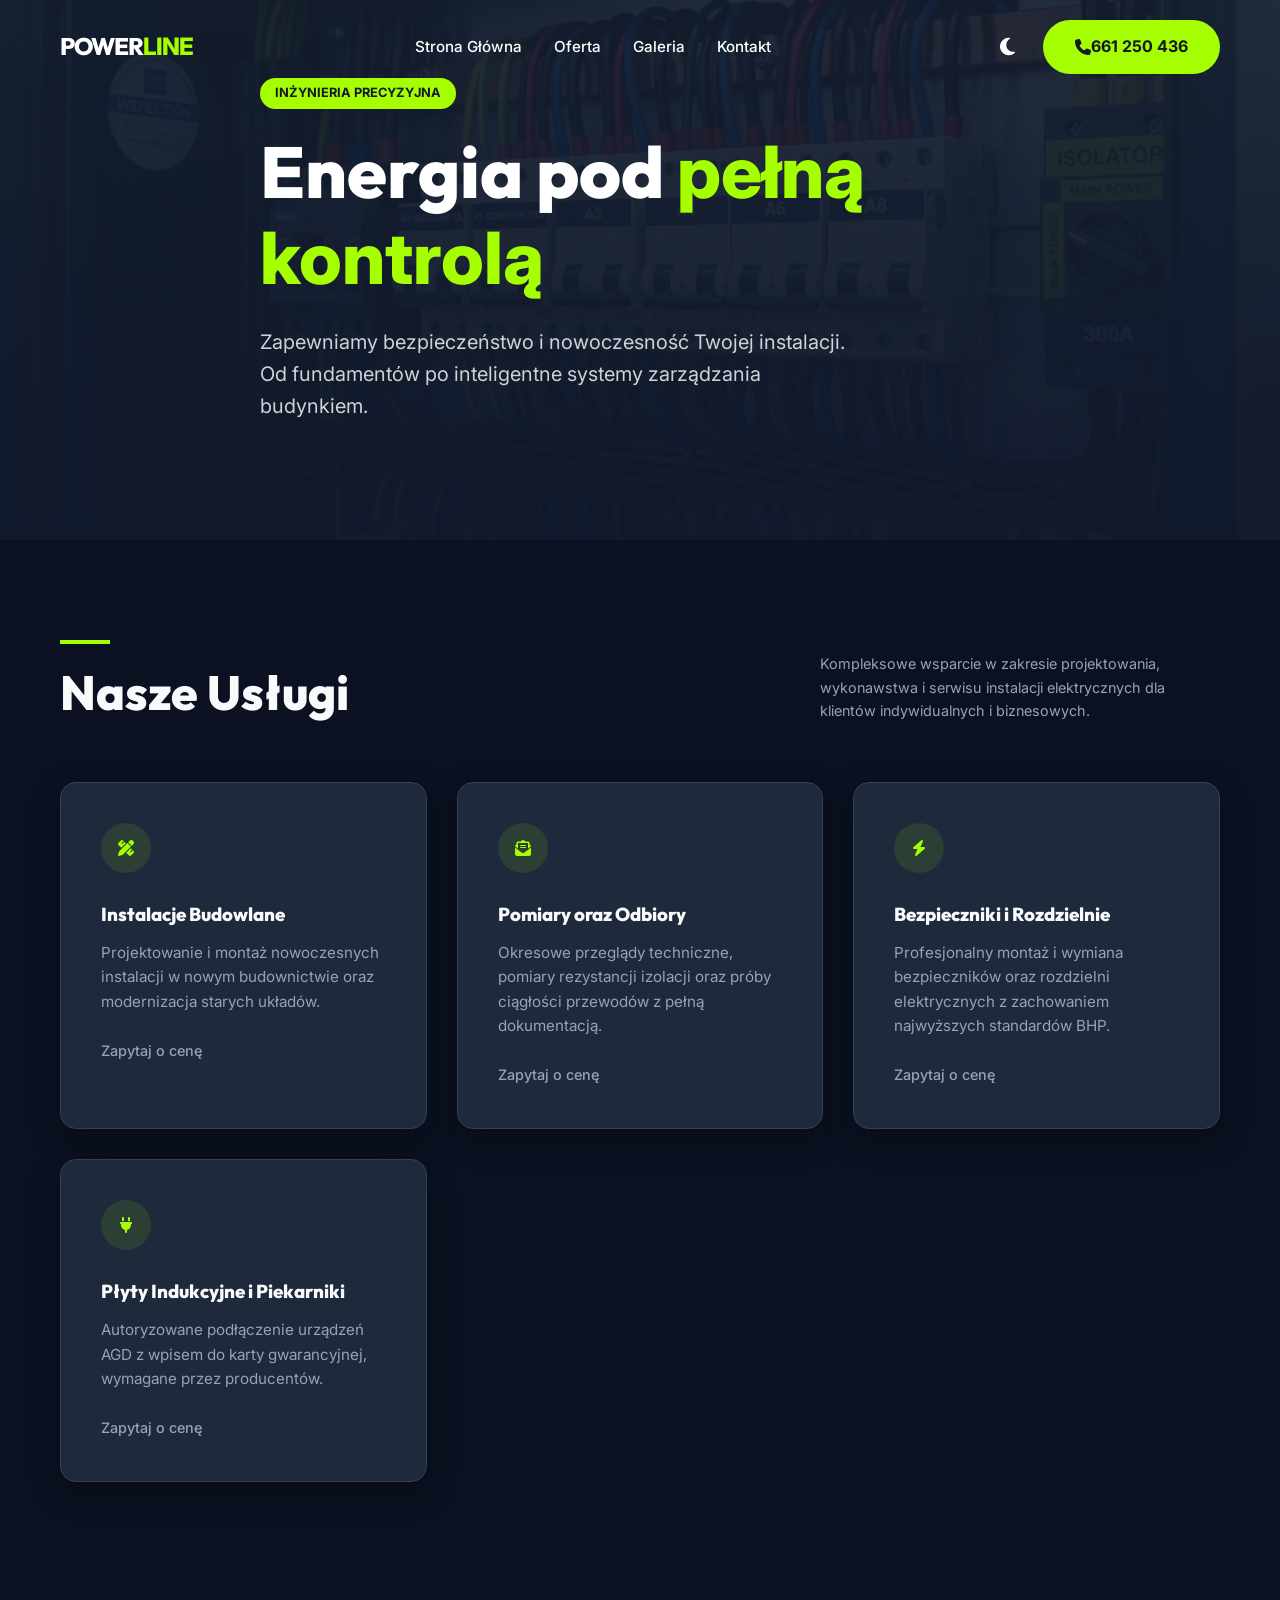
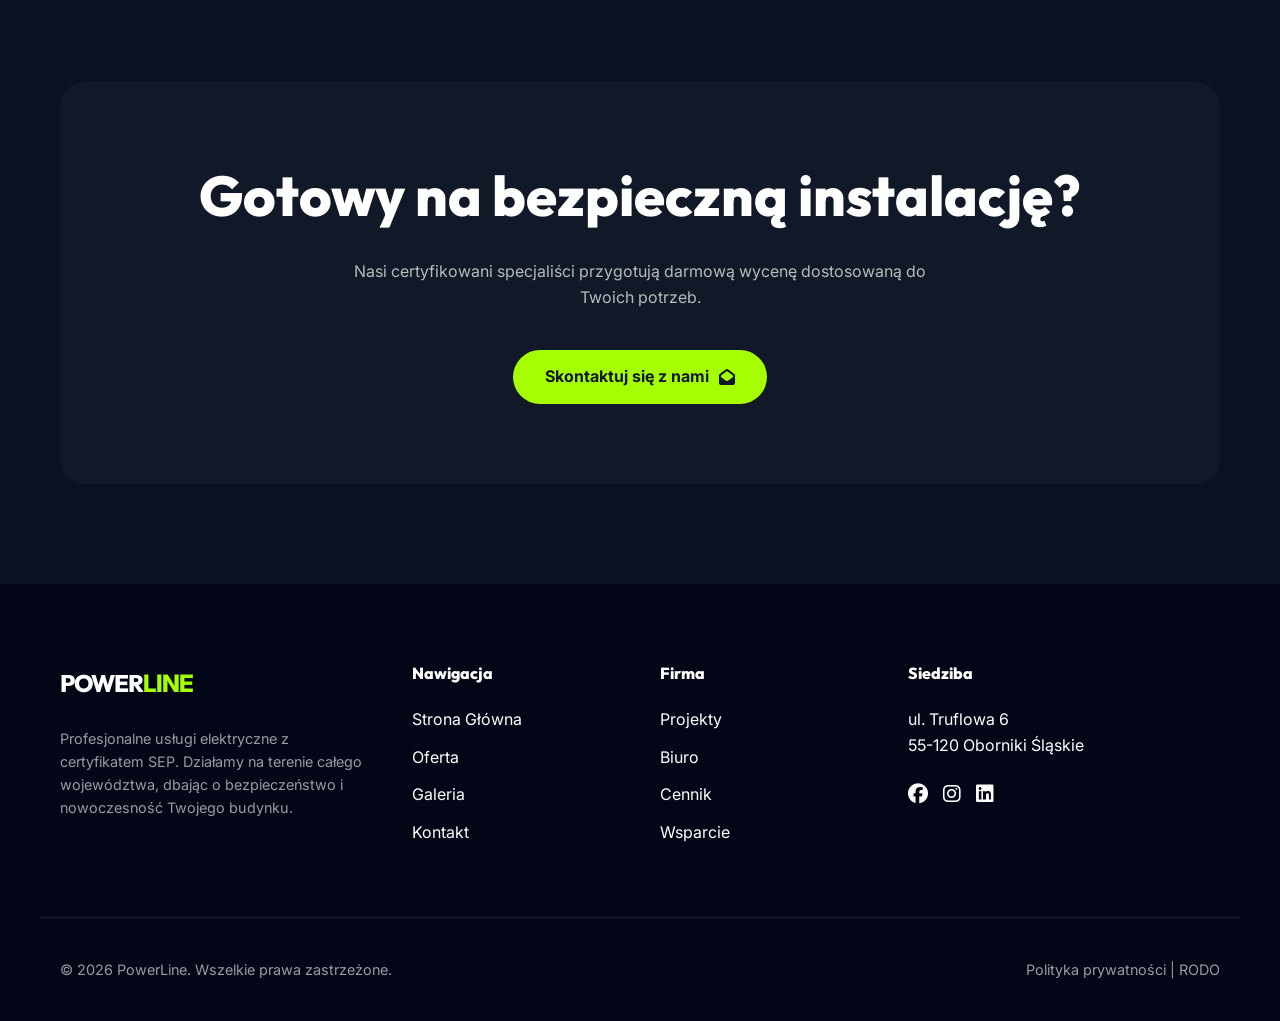
<file: oferta.html>
<!DOCTYPE html>
<html lang="pl">
<head>
    <meta charset="UTF-8">
    <meta name="viewport" content="width=device-width, initial-scale=1.0">
    <title>Oferta | PowerLine - Profesjonalne Usługi Elektryczne</title>
    <meta name="description" content="Kompleksowe usługi elektryczne: instalacje budowlane, pomiary, montaż rozdzielnic i płyt indukcyjnych.">
    <link rel="stylesheet" href="style.css">
    <link rel="stylesheet" href="https://cdnjs.cloudflare.com/ajax/libs/font-awesome/6.4.0/css/all.min.css">
</head>
<body>

    <!-- Header -->
    <header id="main-header" class="scrolled">
        <div class="container header-inner">
            <a href="index.html" class="logo">POWER<span>LINE</span></a>
            <nav class="nav-links">
                <a href="index.html" class="nav-link">Strona Główna</a>
                <a href="oferta.html" class="nav-link">Oferta</a>
                <a href="galeria.html" class="nav-link">Galeria</a>
                <a href="kontakt.html" class="nav-link">Kontakt</a>
            </nav>
            <div class="header-cta">
                <button id="theme-toggle" class="theme-toggle" aria-label="Przełącz motyw">
                    <i class="fa fa-sun"></i>
                </button>
                <button class="mobile-menu-btn" aria-label="Otwórz menu">
                    <i class="fa fa-bars"></i>
                </button>
                <a href="tel:661250436" class="btn btn-primary"><i class="fa fa-phone"></i> 661 250 436</a>
            </div>
        </div>
    </header>

    <!-- Hero Section -->
    <section class="hero" style="height: 60vh; min-height: 400px;">
        <div class="hero-bg" style="background-image: url('industrial_fuse_box_1775297854247.png'); opacity: 0.2;"></div>
        <div class="hero-overlay" style="background: linear-gradient(0deg, rgba(15, 23, 42, 0.9) 0%, rgba(15, 23, 42, 0.6) 100%);"></div>
        <div class="container hero-content">
            <span class="badge">INŻYNIERIA PRECYZYJNA</span>
            <h1 class="fade-up">Energia pod <span style="color: var(--accent);">pełną kontrolą</span></h1>
            <p class="fade-up">Zapewniamy bezpieczeństwo i nowoczesność Twojej instalacji. Od fundamentów po inteligentne systemy zarządzania budynkiem.</p>
        </div>
    </section>

    <!-- Services Grid -->
    <section class="section-padding" style="background-color: var(--bg);">
        <div class="container">
            <div class="service-header">
                <div class="fade-up" style="max-width: 600px;">
                    <span style="width: 50px; height: 4px; background: var(--accent); display: block; margin-bottom: 20px;"></span>
                    <h2 style="font-size: 3rem;">Nasze Usługi</h2>
                </div>
                <p class="fade-up" style="max-width: 400px; color: var(--text-light); font-size: 0.9rem;">Kompleksowe wsparcie w zakresie projektowania, wykonawstwa i serwisu instalacji elektrycznych dla klientów indywidualnych i biznesowych.</p>
            </div>

            <div class="specialization-grid">
                <div class="service-card fade-up">
                    <div class="contact-item-icon" style="margin-bottom: 30px;"><i class="fa fa-pencil-ruler"></i></div>
                    <h3>Instalacje Budowlane</h3>
                    <p>Projektowanie i montaż nowoczesnych instalacji w nowym budownictwie oraz modernizacja starych układów.</p>
                    <a href="kontakt.html" class="read-more" style="color: var(--text-light); font-weight: 500;">Zapytaj o cenę <i class="fa fa-arrow-right" style="font-size: 0.8rem; margin-left: 5px; color: var(--primary);"></i></a>
                </div>
                <div class="service-card fade-up">
                    <div class="contact-item-icon" style="margin-bottom: 30px;"><i class="fa fa-envelope-open-text"></i></div>
                    <h3>Pomiary oraz Odbiory</h3>
                    <p>Okresowe przeglądy techniczne, pomiary rezystancji izolacji oraz próby ciągłości przewodów z pełną dokumentacją.</p>
                    <a href="kontakt.html" class="read-more" style="color: var(--text-light); font-weight: 500;">Zapytaj o cenę <i class="fa fa-arrow-right" style="font-size: 0.8rem; margin-left: 5px; color: var(--primary);"></i></a>
                </div>
                <div class="service-card fade-up">
                    <div class="contact-item-icon" style="margin-bottom: 30px;"><i class="fa fa-bolt"></i></div>
                    <h3>Bezpieczniki i Rozdzielnie</h3>
                    <p>Profesjonalny montaż i wymiana bezpieczników oraz rozdzielni elektrycznych z zachowaniem najwyższych standardów BHP.</p>
                    <a href="kontakt.html" class="read-more" style="color: var(--text-light); font-weight: 500;">Zapytaj o cenę <i class="fa fa-arrow-right" style="font-size: 0.8rem; margin-left: 5px; color: var(--primary);"></i></a>
                </div>
                <div class="service-card fade-up">
                    <div class="contact-item-icon" style="margin-bottom: 30px;"><i class="fa fa-plug"></i></div>
                    <h3>Płyty Indukcyjne i Piekarniki</h3>
                    <p>Autoryzowane podłączenie urządzeń AGD z wpisem do karty gwarancyjnej, wymagane przez producentów.</p>
                    <a href="kontakt.html" class="read-more" style="color: var(--text-light); font-weight: 500;">Zapytaj o cenę <i class="fa fa-arrow-right" style="font-size: 0.8rem; margin-left: 5px; color: var(--primary);"></i></a>
                </div>
            </div>
        </div>
    </section>

    <!-- Project Visualization CTA -->
    <section class="section-padding" style="background-color: var(--bg);">
        <div class="container">
            <div class="offer-cta fade-up">
                <h2>Gotowy na bezpieczną instalację?</h2>
                <p>Nasi certyfikowani specjaliści przygotują darmową wycenę dostosowaną do Twoich potrzeb.</p>
                <a href="kontakt.html" class="btn btn-primary">Skontaktuj się z nami <i class="fa fa-envelope-open" style="margin-left: 10px;"></i></a>
            </div>
        </div>
    </section>

    <!-- Footer -->
    <footer>
        <div class="container footer-grid">
            <div class="footer-col">
                <a href="index.html" class="logo" style="margin-bottom: 24px; display: block;">POWER<span>LINE</span></a>
                <p style="color: rgba(255, 255, 255, 0.6); font-size: 0.9rem;">Profesjonalne usługi elektryczne z certyfikatem SEP. Działamy na terenie całego województwa, dbając o bezpieczeństwo i nowoczesność Twojego budynku.</p>
            </div>
            <div class="footer-col">
                <h4>Nawigacja</h4>
                <ul>
                    <li><a href="index.html">Strona Główna</a></li>
                    <li><a href="oferta.html">Oferta</a></li>
                    <li><a href="galeria.html">Galeria</a></li>
                    <li><a href="kontakt.html">Kontakt</a></li>
                </ul>
            </div>
            <div class="footer-col">
                <h4>Firma</h4>
                <ul>
                    <li><a href="galeria.html">Projekty</a></li>
                    <li><a href="kontakt.html">Biuro</a></li>
                    <li><a href="oferta.html">Cennik</a></li>
                    <li><a href="kontakt.html">Wsparcie</a></li>
                </ul>
            </div>
            <div class="footer-col">
                <h4>Siedziba</h4>
                <p>ul. Truflowa 6<br>55-120 Oborniki Śląskie</p>
                <div style="margin-top: 20px; display: flex; gap: 15px; font-size: 1.25rem;">
                    <a href="#"><i class="fab fa-facebook"></i></a>
                    <a href="#"><i class="fab fa-instagram"></i></a>
                    <a href="#"><i class="fab fa-linkedin"></i></a>
                </div>
            </div>
        </div>
        <div class="container footer-bottom">
            <div>&copy; 2026 PowerLine. Wszelkie prawa zastrzeżone.</div>
            <div>Polityka prywatności | RODO</div>
        </div>
    </footer>

    <script src="main.js"></script>
</body>
</html>
</file>
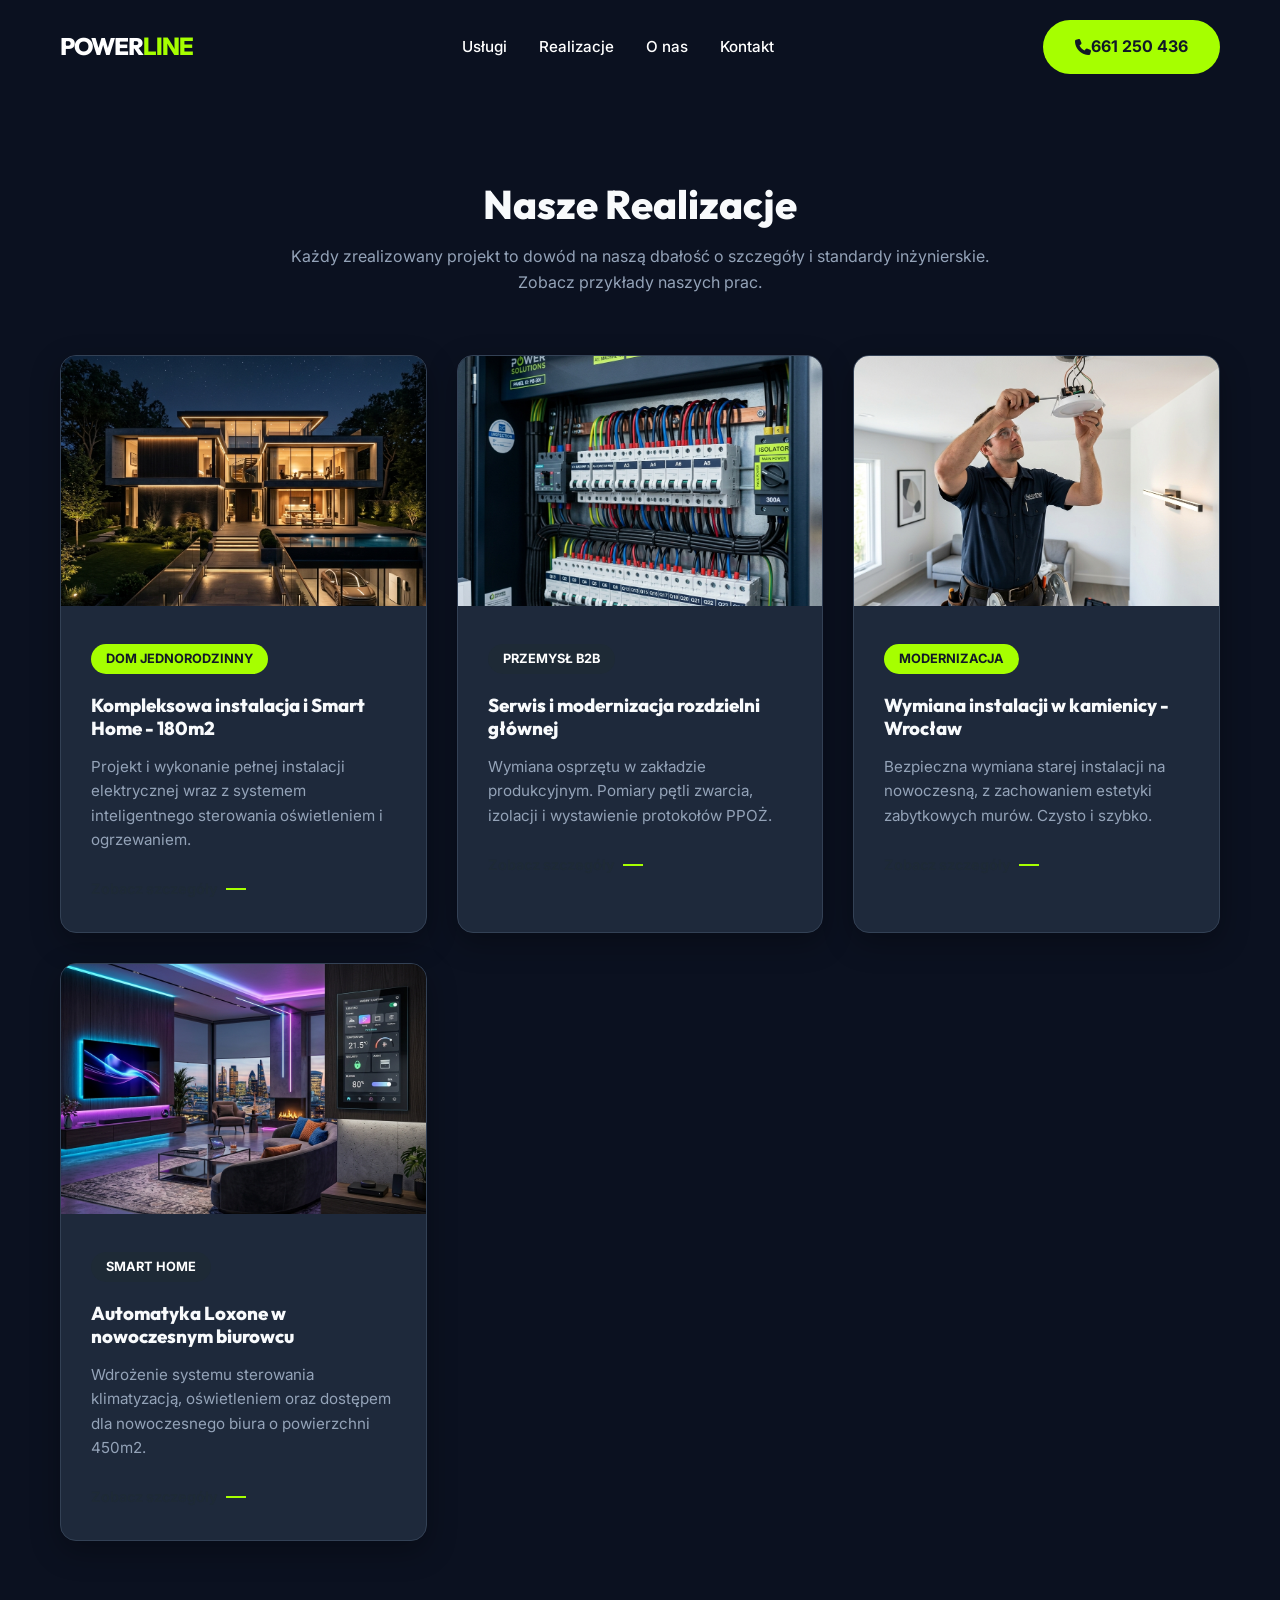
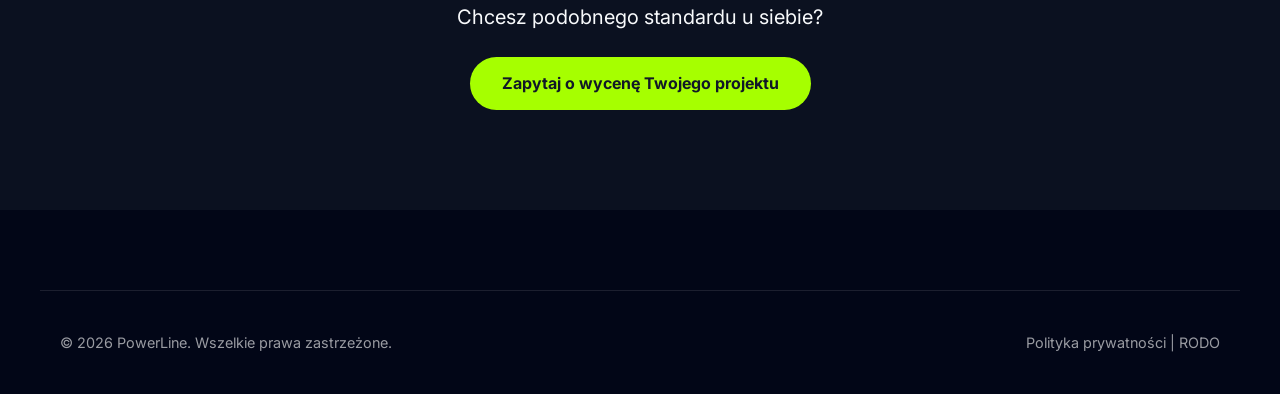
<file: realizacje.html>
<!DOCTYPE html>
<html lang="pl">
<head>
    <meta charset="UTF-8">
    <meta name="viewport" content="width=device-width, initial-scale=1.0">
    <title>Realizacje | PowerLine - Nasze Portfolio</title>
    <link rel="stylesheet" href="style.css">
    <link rel="stylesheet" href="https://cdnjs.cloudflare.com/ajax/libs/font-awesome/6.4.0/css/all.min.css">
</head>
<body>

    <header id="main-header" class="scrolled">
        <div class="container header-inner">
            <a href="index.html" class="logo">POWER<span>LINE</span></a>
            <nav class="nav-links">
                <a href="index.html#uslugi" class="nav-link">Usługi</a>
                <a href="realizacje.html" class="nav-link">Realizacje</a>
                <a href="o-nas.html" class="nav-link">O nas</a>
                <a href="index.html#kontakt" class="nav-link">Kontakt</a>
            </nav>
            <div class="header-cta">
                <button class="mobile-menu-btn" aria-label="Otwórz menu">
                    <i class="fa fa-bars"></i>
                </button>
                <a href="tel:661250436" class="btn btn-primary"><i class="fa fa-phone"></i> 661 250 436</a>
            </div>
        </div>
    </header>

    <section class="section-padding" style="margin-top: 80px;">
        <div class="container">
            <div class="section-title fade-up">
                <h2>Nasze Realizacje</h2>
                <p>Każdy zrealizowany projekt to dowód na naszą dbałość o szczegóły i standardy inżynierskie. Zobacz przykłady naszych prac.</p>
            </div>
            
            <div class="specialization-grid">
                <!-- Card 1 -->
                <div class="service-card fade-up" style="padding: 0; overflow: hidden; border-radius: var(--radius-md);">
                    <img src="hero_house_night_1775297831156.png" alt="Instalacja w nowoczesnym domu" style="width: 100%; height: 250px; object-fit: cover;">
                    <div style="padding: 30px;">
                        <span class="badge">DOM JEDNORODZINNY</span>
                        <h3>Kompleksowa instalacja i Smart Home - 180m2</h3>
                        <p>Projekt i wykonanie pełnej instalacji elektrycznej wraz z systemem inteligentnego sterowania oświetleniem i ogrzewaniem.</p>
                        <a href="#" class="read-more">Zobacz szczegóły <span></span></a>
                    </div>
                </div>

                <!-- Card 2 -->
                <div class="service-card fade-up" style="padding: 0; overflow: hidden; border-radius: var(--radius-md);">
                    <img src="industrial_fuse_box_1775297854247.png" alt="Modernizacja rozdzielni przemysłowej" style="width: 100%; height: 250px; object-fit: cover;">
                    <div style="padding: 30px;">
                        <span class="badge" style="background: var(--primary); color: var(--white);">PRZEMYSŁ B2B</span>
                        <h3>Serwis i modernizacja rozdzielni głównej</h3>
                        <p>Wymiana osprzętu w zakładzie produkcyjnym. Pomiary pętli zwarcia, izolacji i wystawienie protokołów PPOŻ.</p>
                        <a href="#" class="read-more">Zobacz szczegóły <span></span></a>
                    </div>
                </div>

                <!-- Card 3 -->
                <div class="service-card fade-up" style="padding: 0; overflow: hidden; border-radius: var(--radius-md);">
                    <img src="modernization_scene_new_1775298073345.png" alt="Wymiana instalacji w mieszkaniu" style="width: 100%; height: 250px; object-fit: cover;">
                    <div style="padding: 30px;">
                        <span class="badge">MODERNIZACJA</span>
                        <h3>Wymiana instalacji w kamienicy - Wrocław</h3>
                        <p>Bezpieczna wymiana starej instalacji na nowoczesną, z zachowaniem estetyki zabytkowych murów. Czysto i szybko.</p>
                        <a href="#" class="read-more">Zobacz szczegóły <span></span></a>
                    </div>
                </div>
                
                <!-- Card 4 -->
                <div class="service-card fade-up" style="padding: 0; overflow: hidden; border-radius: var(--radius-md);">
                    <img src="smart_home_scene_1775298192988.png" alt="System Smart Home Loxone" style="width: 100%; height: 250px; object-fit: cover;">
                    <div style="padding: 30px;">
                        <span class="badge" style="background: var(--primary); color: var(--white);">SMART HOME</span>
                        <h3>Automatyka Loxone w nowoczesnym biurowcu</h3>
                        <p>Wdrożenie systemu sterowania klimatyzacją, oświetleniem oraz dostępem dla nowoczesnego biura o powierzchni 450m2.</p>
                        <a href="#" class="read-more">Zobacz szczegóły <span></span></a>
                    </div>
                </div>
            </div>
            
            <div style="margin-top: 60px; text-align: center;">
                <p style="margin-bottom: 24px; font-size: 1.25rem;">Chcesz podobnego standardu u siebie?</p>
                <a href="index.html#wycena" class="btn btn-primary">Zapytaj o wycenę Twojego projektu</a>
            </div>
        </div>
    </section>

    <footer>
        <div class="container footer-bottom">
            <div>&copy; 2026 PowerLine. Wszelkie prawa zastrzeżone.</div>
            <div>Polityka prywatności | RODO</div>
        </div>
    </footer>

    <script src="main.js"></script>
</body>
</html>
</file>
<file: style.css>
/* 
  PowerLine - Modern Tech Design System
  Main Color: #1E2A36 (Navy)
  Accent Color: #A6FF00 (Neon Lime)
  Background: #F6F8FB (Light Gray)
*/

@import url('https://fonts.googleapis.com/css2?family=Inter:wght@400;500;600;700;800&family=Outfit:wght@400;700;800&display=swap');

:root {
  --primary: #1E2A36;
  --primary-dark: #111827;
  --accent: #A6FF00;
  --accent-hover: #95E600;
  --bg: #F6F8FB;
  --bg-card: #ffffff;
  --bg-footer: #111827;
  --white: #ffffff;
  --text-dark: #111827;
  --text-light: #64748B;
  --text-on-accent: #111827;
  --border-color: #E2E8F0;
  --radius-sm: 8px;
  --radius-md: 16px;
  --radius-lg: 24px;
  --radius-full: 9999px;
  --shadow-sm: 0 4px 6px -1px rgba(0, 0, 0, 0.1);
  --shadow-md: 0 10px 30px rgba(30, 42, 54, 0.05);
  --transition: all 0.3s cubic-bezier(0.4, 0, 0.2, 1);
}

/* Dark Mode Overrides */
[data-theme="dark"] {
  --bg: #0B1120;
  --bg-card: #1E293B;
  --bg-footer: #020617;
  --text-dark: #F8FAFC;
  --text-light: #94A3B8;
  --border-color: #334155;
  --shadow-md: 0 10px 30px rgba(0, 0, 0, 0.3);
}

* {
  margin: 0;
  padding: 0;
  box-sizing: border-box;
  font-family: 'Inter', sans-serif;
}

html {
  scroll-behavior: smooth;
}

body {
  background-color: var(--bg);
  color: var(--text-dark);
  line-height: 1.6;
  overflow-x: hidden;
  -webkit-text-size-adjust: 100%;
}

h1, h2, h3, h4 {
  font-family: 'Outfit', sans-serif;
  font-weight: 800;
  line-height: 1.2;
}

a {
  text-decoration: none;
  color: inherit;
  transition: var(--transition);
}

ul {
  list-style: none;
}

/* --- Layout Utility --- */
.container {
  max-width: 1200px;
  margin: 0 auto;
  padding: 0 20px;
}

.section-padding {
  padding: 100px 0;
}

/* --- Buttons --- */
.btn {
  display: inline-flex;
  align-items: center;
  justify-content: center;
  padding: 14px 32px;
  border-radius: var(--radius-full);
  font-weight: 700;
  cursor: pointer;
  border: none;
  transition: var(--transition);
  font-size: 1rem;
  white-space: nowrap;
}

.btn-primary {
  background-color: var(--accent);
  color: var(--text-on-accent);
}

.btn-primary:hover {
  background-color: var(--accent-hover);
  transform: translateY(-2px);
  box-shadow: 0 5px 15px rgba(166, 255, 0, 0.4);
}

.btn-outline {
  background: transparent;
  border: 2px solid var(--white);
  color: var(--white);
}

.btn-outline:hover {
  background: var(--white);
  color: var(--primary);
}

/* --- Header --- */
header {
  position: fixed;
  top: 0;
  left: 0;
  width: 100%;
  z-index: 1000;
  padding: 20px 0;
  transition: var(--transition);
}

header.scrolled {
  background-color: var(--primary);
  padding: 12px 0;
  box-shadow: var(--shadow-sm);
}

[data-theme="light"] header.scrolled {
  background-color: var(--white);
  box-shadow: 0 4px 20px rgba(0,0,0,0.05);
  border-bottom: 1px solid var(--border-color);
}

[data-theme="light"] header.scrolled .logo,
[data-theme="light"] header.scrolled .nav-link,
[data-theme="light"] header.scrolled .mobile-menu-btn,
[data-theme="light"] header.scrolled .theme-toggle {
  color: var(--text-dark);
}

.header-inner {
  display: flex;
  align-items: center;
  justify-content: space-between;
}

.logo {
  font-family: 'Outfit', sans-serif;
  font-weight: 800;
  font-size: 1.5rem;
  color: var(--white);
  letter-spacing: -1px;
}

.logo span {
  color: var(--accent);
}

.nav-links {
  display: flex;
  gap: 32px;
}

.mobile-menu-btn {
  display: none;
  background: transparent;
  border: none;
  color: var(--white);
  font-size: 1.5rem;
  cursor: pointer;
  padding: 5px;
  z-index: 1100;
  transition: var(--transition);
}

.mobile-menu-btn:hover {
  color: var(--accent);
}

.nav-link {
  color: var(--white);
  font-weight: 500;
  font-size: 0.95rem;
}

.nav-link:hover {
  color: var(--accent);
}

.header-cta {
  display: flex;
  align-items: center;
  gap: 20px;
}

.theme-toggle {
  background: transparent;
  border: none;
  color: var(--white);
  font-size: 1.25rem;
  cursor: pointer;
  padding: 8px;
  border-radius: 50%;
  transition: var(--transition);
  display: flex;
  align-items: center;
  justify-content: center;
}

.theme-toggle:hover {
  background: rgba(255, 255, 255, 0.1);
}

[data-theme="dark"] header.scrolled .theme-toggle {
  color: var(--accent);
}

/* --- Hero --- */
.hero {
  position: relative;
  height: 100vh;
  min-height: 700px;
  background-color: var(--primary);
  display: flex;
  align-items: center;
  overflow: hidden;
}

.hero-bg {
  position: absolute;
  top: 0;
  left: 0;
  width: 100%;
  height: 100%;
  background-size: cover;
  background-position: center;
  opacity: 0.4;
  z-index: 1;
}

.hero-overlay {
  position: absolute;
  top: 0;
  left: 0;
  width: 100%;
  height: 100%;
  background: linear-gradient(0deg, rgba(30, 42, 54, 1) 0%, rgba(30, 42, 54, 0.4) 100%);
  z-index: 2;
}

.hero-content {
  position: relative;
  z-index: 3;
  color: var(--white);
  max-width: 800px;
}

.hero-content h1 {
  font-size: clamp(2.5rem, 6vw, 4.5rem);
  margin-bottom: 24px;
}

.hero-content p {
  font-size: 1.25rem;
  color: rgba(255, 255, 255, 0.8);
  margin-bottom: 40px;
  max-width: 600px;
}

.hero-btns {
  display: flex;
  gap: 16px;
}

.badge {
  background: var(--accent);
  color: var(--text-on-accent);
  padding: 5px 15px;
  border-radius: var(--radius-full);
  font-size: 0.8rem;
  font-weight: 700;
  margin-bottom: 20px;
  display: inline-block;
}

/* --- Why Us Grid --- */
.why-us-grid {
  display: grid;
  grid-template-columns: 1fr 1fr;
  gap: 60px;
  align-items: center;
}

.check-list {
  display: grid;
  grid-template-columns: 1fr 1fr;
  gap: 20px;
}

.check-list li {
  display: flex;
  gap: 12px;
  font-weight: 600;
}

.check-list i {
  color: var(--accent);
}

.service-header {
  display: flex;
  justify-content: space-between;
  align-items: flex-end;
  margin-bottom: 60px;
}
.section-title {
  text-align: center;
  margin-bottom: 60px;
}

.section-title h2 {
  font-size: 2.5rem;
  margin-bottom: 16px;
}

.section-title p {
  color: var(--text-light);
  max-width: 700px;
  margin: 0 auto;
}

.specialization-grid {
  display: grid;
  grid-template-columns: repeat(3, 1fr);
  gap: 30px;
}

.service-card {
  background: var(--bg-card);
  padding: 40px;
  border-radius: var(--radius-md);
  box-shadow: var(--shadow-md);
  transition: var(--transition);
  border: 1px solid var(--border-color);
}

.service-card:hover {
  transform: translateY(-10px);
  border-color: var(--accent);
}

.service-card svg {
  width: 48px;
  height: 48px;
  margin-bottom: 24px;
  color: var(--primary);
}

.service-card h3 {
  margin-bottom: 16px;
}

.service-card p {
  font-size: 0.95rem;
  color: var(--text-light);
  margin-bottom: 24px;
}

.service-card .read-more {
  display: inline-flex;
  align-items: center;
  gap: 8px;
  font-weight: 700;
  color: var(--primary);
  font-size: 0.9rem;
}

.service-card .read-more span {
  width: 20px;
  height: 2px;
  background: var(--accent);
  display: block;
}

/* --- Trust Bar --- */
.trust-bar {
  background: #202833;
  padding: 60px 0;
}

.trust-logos {
  filter: grayscale(100%) brightness(200%);
  opacity: 0.5;
  flex-wrap: wrap;
  gap: 20px;
}

.trust-logos span {
  font-weight: 900;
  font-style: italic;
  font-size: 1.5rem;
  color: white;
}

/* --- Form Section --- */
.contact-section {
  background: var(--primary);
  color: var(--white);
}

.contact-layout {
  display: grid;
  grid-template-columns: 1fr 1.2fr;
  gap: 80px;
}

.contact-info h2 {
  font-size: 2.5rem;
  margin-bottom: 24px;
}

.contact-info p {
  margin-bottom: 40px;
  color: rgba(255, 255, 255, 0.7);
}

.contact-item {
  display: flex;
  gap: 20px;
  margin-bottom: 30px;
}

.contact-item-icon {
  width: 50px;
  height: 50px;
  background: rgba(166, 255, 0, 0.1);
  border-radius: 50%;
  display: flex;
  align-items: center;
  justify-content: center;
  color: var(--accent);
}

.contact-form {
  background: var(--bg-card);
  padding: 50px;
  border-radius: var(--radius-md);
  color: var(--text-dark);
}

.contact-form-wrapper {
  background: var(--bg-card);
  padding: 60px;
  border-radius: 40px;
  box-shadow: var(--shadow-md);
}

.contact-form-wrapper h1 {
  font-size: 3.5rem;
  margin-bottom: 24px;
}

.contact-form-wrapper p {
  color: var(--text-light);
  margin-bottom: 40px;
  font-size: 1.1rem;
}

.form-row {
  display: grid;
  grid-template-columns: 1fr 1fr;
  gap: 20px;
  margin-bottom: 20px;
}

.form-group {
  margin-bottom: 20px;
}

label {
  display: block;
  margin-bottom: 8px;
  font-weight: 600;
  font-size: 0.9rem;
}

input, select, textarea {
  width: 100%;
  padding: 14px;
  border-radius: var(--radius-sm);
  font-size: 16px; /* Prevents auto-zoom on iOS */
  -webkit-appearance: none;
  appearance: none;
}

.offer-cta {
  background: var(--primary-dark);
  padding: 80px;
  border-radius: var(--radius-lg);
  text-align: center;
  color: var(--white);
}

.offer-cta h2 {
  font-size: 3.5rem;
  margin-bottom: 30px;
}

.offer-cta p {
  margin-bottom: 40px;
  color: rgba(255, 255, 255, 0.7);
  max-width: 600px;
  margin-left: auto;
  margin-right: auto;
}

input:focus, select:focus, textarea:focus {
  outline: none;
  border-color: var(--accent);
}

/* --- Footer --- */
footer {
  background: var(--bg-footer);
  color: var(--white);
  padding: 80px 0 40px;
}

.footer-grid {
  display: grid;
  grid-template-columns: 1.5fr 1fr 1fr 1.5fr;
  gap: 40px;
  margin-bottom: 60px;
}

.footer-col h4 {
  margin-bottom: 24px;
}

.footer-col ul li {
  margin-bottom: 12px;
}

.footer-col ul li a:hover {
  color: var(--accent);
}

.footer-bottom {
  padding-top: 40px;
  border-top: 1px solid rgba(255, 255, 255, 0.1);
  display: flex;
  justify-content: space-between;
  font-size: 0.9rem;
  color: rgba(255, 255, 255, 0.6);
}

/* --- Animations --- */
.fade-up {
  opacity: 0;
  transform: translateY(30px);
  transition: all 0.8s ease-out;
}

.fade-up.visible {
  opacity: 1;
  transform: translateY(0);
}

/* --- Mobile Floating Button --- */
.floating-call {
  position: fixed;
  bottom: 30px;
  right: 30px;
  background: var(--accent);
  width: 60px;
  height: 60px;
  border-radius: 50%;
  display: none;
  align-items: center;
  justify-content: center;
  box-shadow: 0 10px 20px rgba(166, 255, 0, 0.4);
  z-index: 1001;
  animation: pulse 2s infinite;
}

@keyframes pulse {
  0% { box-shadow: 0 0 0 0 rgba(166, 255, 0, 0.7); }
  70% { box-shadow: 0 0 0 20px rgba(166, 255, 0, 0); }
  100% { box-shadow: 0 0 0 0 rgba(166, 255, 0, 0); }
}

@media (max-width: 768px) {
  .floating-call {
    display: flex;
  }
  .specialization-grid {
    grid-template-columns: 1fr;
  }
  .contact-layout {
    grid-template-columns: 1fr;
  }
  .footer-grid {
    grid-template-columns: 1fr 1fr;
  }
  .hero-content h1 {
    font-size: 2.5rem;
  }
  .nav-links {
    position: fixed;
    top: 0;
    right: -100%;
    width: 280px;
    height: 100vh;
    background: var(--primary-dark);
    display: flex;
    flex-direction: column;
    justify-content: center;
    align-items: center;
    gap: 30px;
    z-index: 1090;
    transition: 0.4s cubic-bezier(0.4, 0, 0.2, 1);
    box-shadow: -10px 0 30px rgba(0,0,0,0.3);
  }

  .nav-links.active {
    right: 0;
  }

  .nav-link {
    font-size: 1.25rem;
    font-weight: 700;
  }

  .mobile-menu-btn {
    display: block;
  }

  .trust-logos {
    justify-content: center;
    gap: 20px;
  }
  .contact-layout {
    grid-template-columns: 1fr !important;
    gap: 30px;
  }
  .section-padding {
    padding: 40px 0;
  }
  .section-title {
    margin-bottom: 30px;
  }
  .section-title h2 {
    font-size: 1.85rem;
  }
  .trust-bar {
    padding: 40px 0;
  }
}

@media (max-width: 480px) {
  .logo {
    font-size: 1.15rem;
  }
  .header-cta {
    gap: 8px;
  }
  .btn {
    padding: 10px 18px;
    font-size: 0.85rem;
  }
  .hero {
    height: auto;
    min-height: 500px;
    padding: 120px 0 60px;
  }
  .hero-content h1 {
    font-size: 1.85rem;
    margin-bottom: 12px;
  }
  .hero-content p {
    font-size: 0.95rem;
    margin-bottom: 25px;
  }
  .hero-btns {
    flex-direction: column;
    gap: 12px;
  }
  .hero-btns .btn {
    width: 100%;
  }
  .contact-form {
    padding: 25px 15px;
  }
  .service-card {
    padding: 20px 15px;
  }
  .service-card img {
    height: 250px !important;
  }
  .contact-form-wrapper {
    padding: 30px 15px;
    border-radius: 20px;
  }
  .contact-form-wrapper h1 {
    font-size: 1.85rem;
    margin-bottom: 16px;
  }
  .contact-form-wrapper p {
    margin-bottom: 24px;
    font-size: 1rem;
  }
  .form-row {
    grid-template-columns: 1fr;
    gap: 15px;
  }
  .offer-cta {
    padding: 40px 15px;
  }
  .offer-cta h2 {
    font-size: 1.85rem;
    margin-bottom: 15px;
  }
  .why-us-grid {
    grid-template-columns: 1fr;
    gap: 30px;
  }
  .check-list {
    grid-template-columns: 1fr;
    gap: 10px;
  }
  .check-list li {
    font-size: 0.9rem;
  }
  .service-header {
    flex-direction: column;
    align-items: flex-start;
    gap: 15px;
    margin-bottom: 30px;
  }
  .service-header h2 {
    font-size: 2rem;
  }
  .trust-logos span {
    font-size: 1.1rem;
  }
  .section-padding {
    padding: 35px 0;
  }
}
</file>
